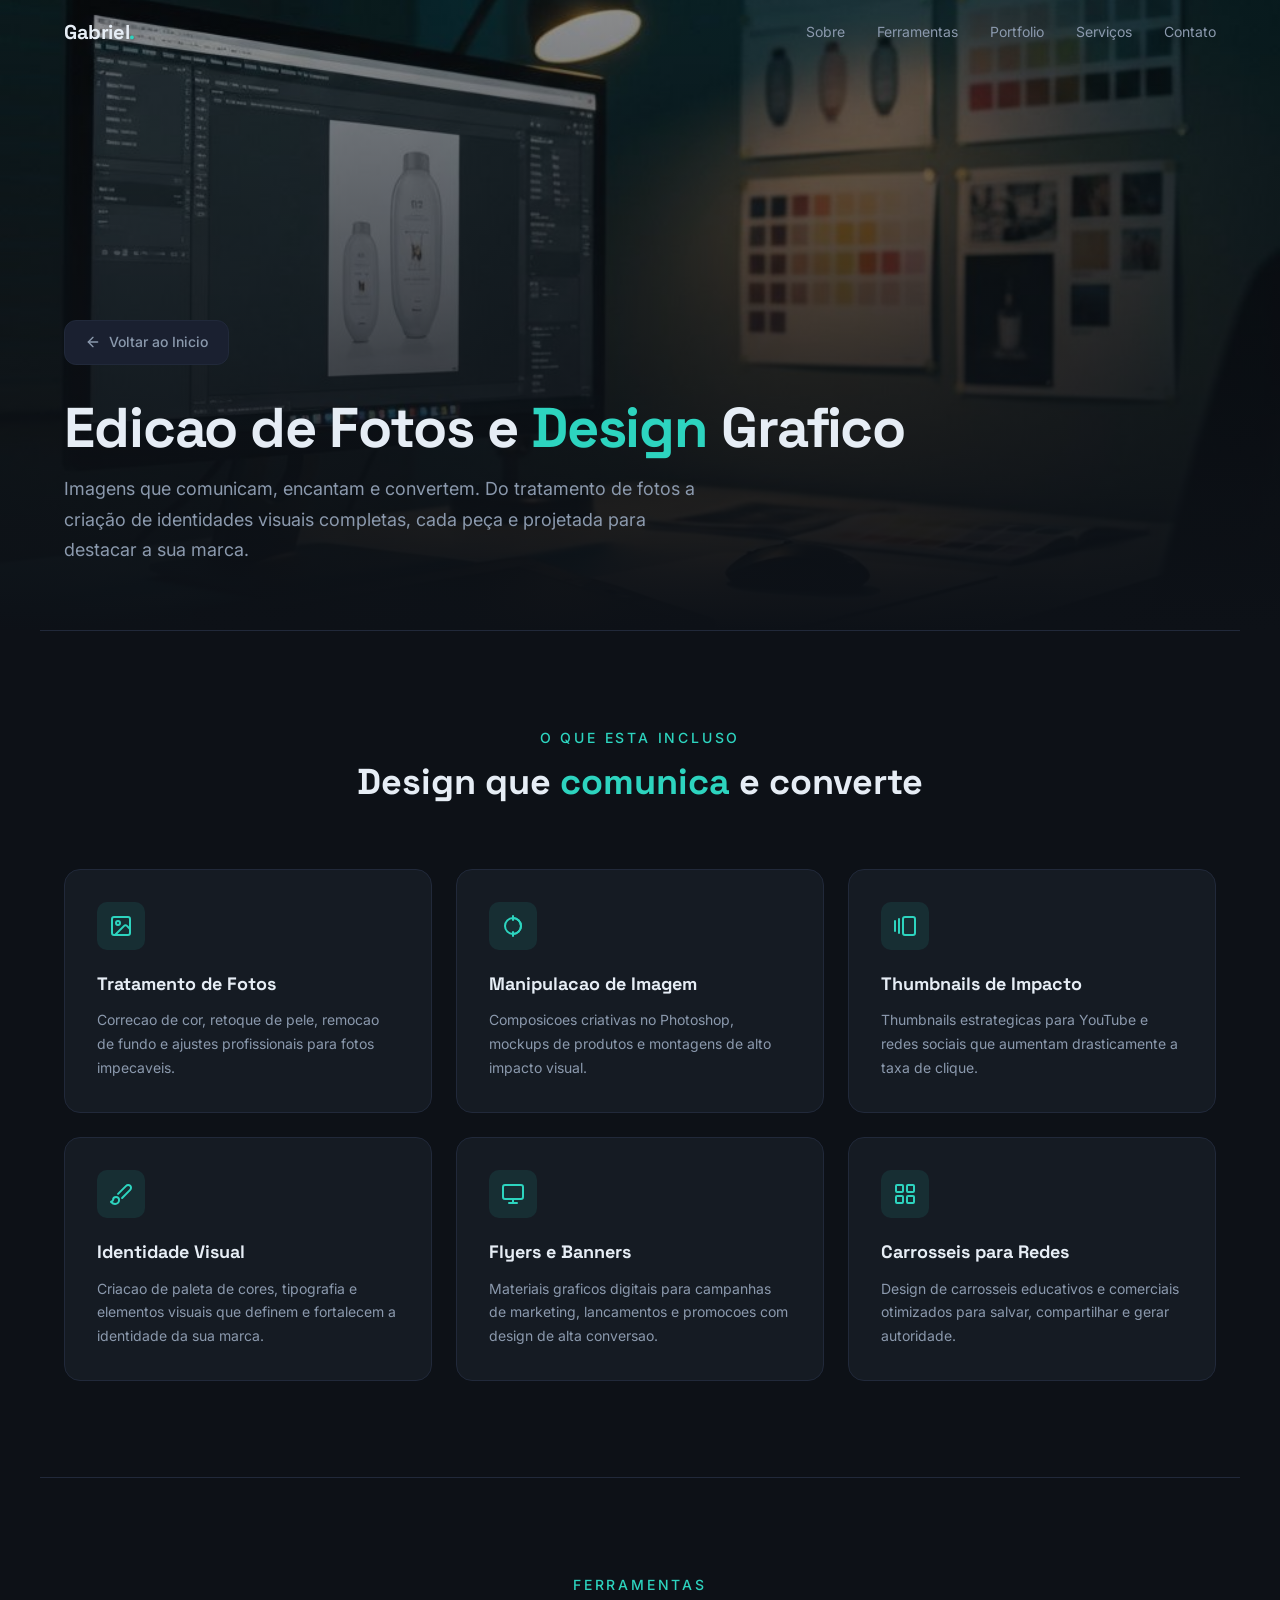
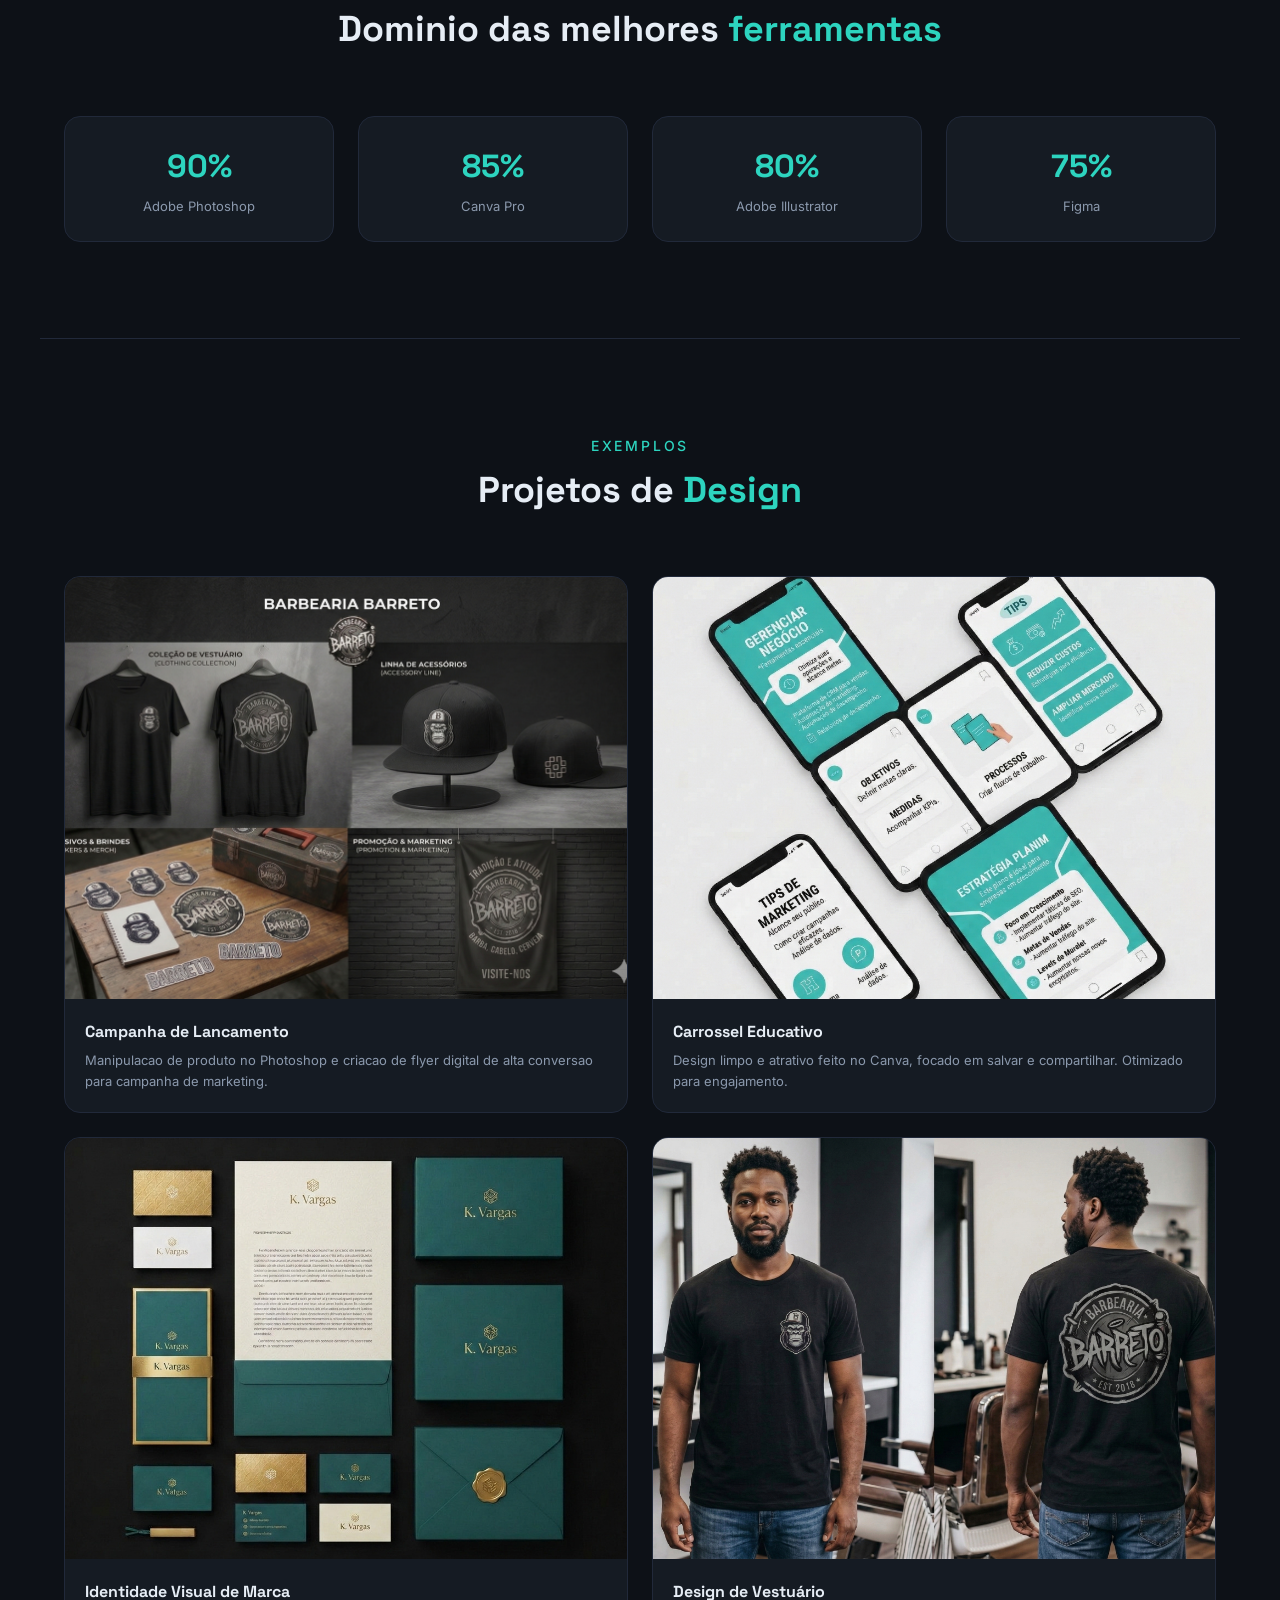
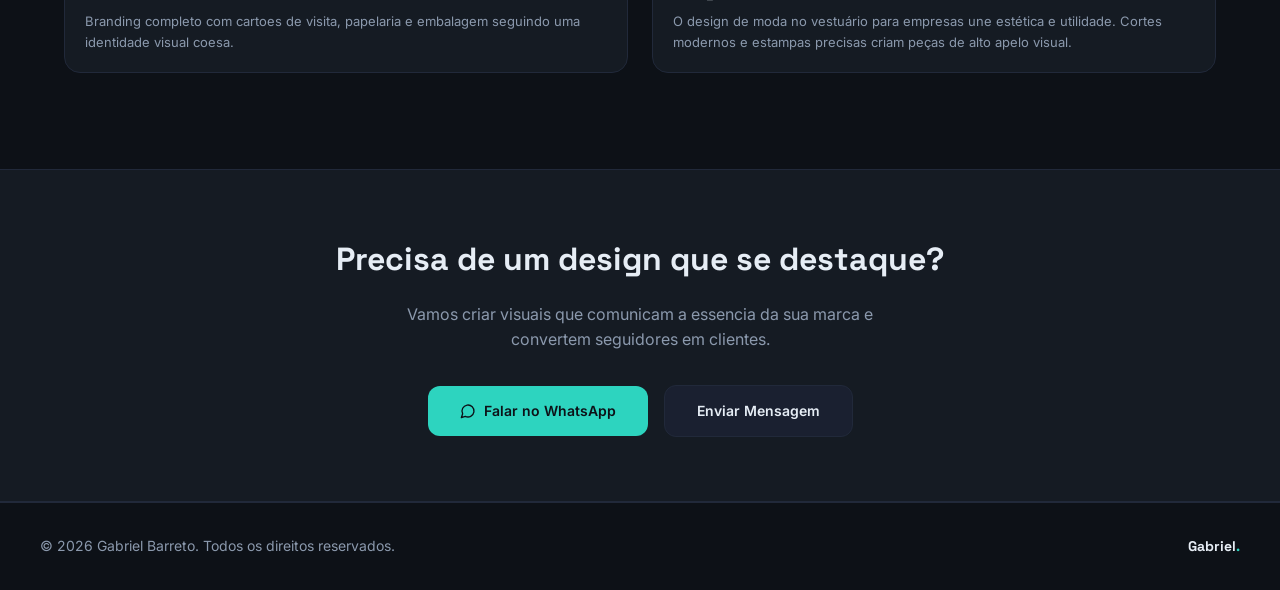
<file: public/design.html>
<!DOCTYPE html>
<html lang="pt-BR">
<head>
  <meta charset="UTF-8">
  <meta name="viewport" content="width=device-width, initial-scale=1.0">
  <meta name="theme-color" content="#0d1117">
  <title>Edição de Fotos e Design | Gabriel Barreto</title>
  <link rel="shortcut icon" href="images/loguinho.ico" type="image/x-icon">
  <meta name="description" content="Tratamento profissional de imagens, criacao de identidade visual, thumbnails de alto impacto e materiais graficos.">
  <link rel="preconnect" href="https://fonts.googleapis.com">
  <link rel="preconnect" href="https://fonts.gstatic.com" crossorigin>
  <link href="https://fonts.googleapis.com/css2?family=Inter:wght@400;500;600;700&family=Space+Grotesk:wght@500;600;700&display=swap" rel="stylesheet">
  <link rel="stylesheet" href="styles.css">
</head>
<body>

  <!-- NAVBAR -->
  <header class="navbar" id="navbar">
    <nav class="navbar-inner">
      <a href="site.html" class="navbar-logo">Gabriel<span>.</span></a>
      <ul class="navbar-links">
        <li><a href="site.html#sobre">Sobre</a></li>
        <li><a href="site.html#ferramentas">Ferramentas</a></li>
        <li><a href="site.html#portfolio">Portfolio</a></li>
        <li><a href="site.html#servicos">Serviços</a></li>
        <li><a href="site.html#contato">Contato</a></li>
      </ul>
      <button class="navbar-toggle" id="menuToggle" aria-label="Abrir menu">
        <svg id="menuIcon" xmlns="http://www.w3.org/2000/svg" width="24" height="24" viewBox="0 0 24 24" fill="none" stroke="currentColor" stroke-width="2" stroke-linecap="round" stroke-linejoin="round"><line x1="4" x2="20" y1="12" y2="12"/><line x1="4" x2="20" y1="6" y2="6"/><line x1="4" x2="20" y1="18" y2="18"/></svg>
        <svg id="closeIcon" xmlns="http://www.w3.org/2000/svg" width="24" height="24" viewBox="0 0 24 24" fill="none" stroke="currentColor" stroke-width="2" stroke-linecap="round" stroke-linejoin="round" style="display:none;"><path d="M18 6 6 18"/><path d="m6 6 12 12"/></svg>
      </button>
    </nav>
    <div class="mobile-menu" id="mobileMenu">
      <ul>
        <li><a href="site.html#sobre" class="mobile-link">Sobre</a></li>
        <li><a href="site.html#ferramentas" class="mobile-link">Ferramentas</a></li>
        <li><a href="site.html#portfolio" class="mobile-link">Portfolio</a></li>
        <li><a href="site.html#servicos" class="mobile-link">Servicos</a></li>
        <li><a href="site.html#contato" class="mobile-link">Contato</a></li>
      </ul>
    </div>
  </header>

  <main>

    <!-- HERO -->
    <section class="page-hero">
      <div class="page-hero-bg">
        <img src="images/design-hero.jpg" alt="Estudio de design grafico profissional">
      </div>
      <div class="page-hero-overlay"></div>
      <div class="page-hero-content">
        <a href="site.html" class="btn-back fade-target">
          <svg xmlns="http://www.w3.org/2000/svg" width="16" height="16" viewBox="0 0 24 24" fill="none" stroke="currentColor" stroke-width="2" stroke-linecap="round" stroke-linejoin="round"><path d="m12 19-7-7 7-7"/><path d="M19 12H5"/></svg>
          Voltar ao Inicio
        </a>
        <h1 class="page-hero-title fade-target delay-200">
          Edicao de Fotos e <span class="highlight">Design</span> Grafico
        </h1>
        <p class="page-hero-desc fade-target delay-400">
          Imagens que comunicam, encantam e convertem. Do tratamento de fotos a criação de identidades visuais completas, cada peça e projetada para destacar a sua marca.
        </p>
      </div>
    </section>

    <hr class="divider">

    <!-- O QUE INCLUI -->
    <section class="section">
      <div class="container">
        <div class="section-header">
          <p class="section-label fade-target">O que esta incluso</p>
          <h2 class="section-title fade-target delay-200">Design que <span class="highlight">comunica</span> e converte</h2>
        </div>

        <div class="features-list">
          <div class="feature-card fade-target">
            <div class="feature-icon">
              <svg xmlns="http://www.w3.org/2000/svg" width="24" height="24" viewBox="0 0 24 24" fill="none" stroke="currentColor" stroke-width="2" stroke-linecap="round" stroke-linejoin="round"><rect width="18" height="18" x="3" y="3" rx="2" ry="2"/><circle cx="9" cy="9" r="2"/><path d="m21 15-3.086-3.086a2 2 0 0 0-2.828 0L6 21"/></svg>
            </div>
            <h3>Tratamento de Fotos</h3>
            <p>Correcao de cor, retoque de pele, remocao de fundo e ajustes profissionais para fotos impecaveis.</p>
          </div>
          <div class="feature-card fade-target delay-200">
            <div class="feature-icon">
              <svg xmlns="http://www.w3.org/2000/svg" width="24" height="24" viewBox="0 0 24 24" fill="none" stroke="currentColor" stroke-width="2" stroke-linecap="round" stroke-linejoin="round"><path d="M12 20a8 8 0 1 0 0-16 8 8 0 0 0 0 16Z"/><path d="M12 20a8 8 0 1 0 0-16"/><path d="M12 2v4"/><path d="M12 18v4"/></svg>
            </div>
            <h3>Manipulacao de Imagem</h3>
            <p>Composicoes criativas no Photoshop, mockups de produtos e montagens de alto impacto visual.</p>
          </div>
          <div class="feature-card fade-target delay-400">
            <div class="feature-icon">
              <svg xmlns="http://www.w3.org/2000/svg" width="24" height="24" viewBox="0 0 24 24" fill="none" stroke="currentColor" stroke-width="2" stroke-linecap="round" stroke-linejoin="round"><path d="M2 7v10"/><path d="M6 5v14"/><rect width="12" height="18" x="10" y="3" rx="2"/></svg>
            </div>
            <h3>Thumbnails de Impacto</h3>
            <p>Thumbnails estrategicas para YouTube e redes sociais que aumentam drasticamente a taxa de clique.</p>
          </div>
          <div class="feature-card fade-target">
            <div class="feature-icon">
              <svg xmlns="http://www.w3.org/2000/svg" width="24" height="24" viewBox="0 0 24 24" fill="none" stroke="currentColor" stroke-width="2" stroke-linecap="round" stroke-linejoin="round"><path d="m9.06 11.9 8.07-8.06a2.85 2.85 0 1 1 4.03 4.03l-8.06 8.08"/><path d="M7.07 14.94c-1.66 0-3 1.35-3 3.02 0 1.33-2.5 1.52-2 2.02 1.08 1.1 2.49 2.02 4 2.02 2.2 0 4-1.8 4-4.04a3.01 3.01 0 0 0-3-3.02z"/></svg>
            </div>
            <h3>Identidade Visual</h3>
            <p>Criacao de paleta de cores, tipografia e elementos visuais que definem e fortalecem a identidade da sua marca.</p>
          </div>
          <div class="feature-card fade-target delay-200">
            <div class="feature-icon">
              <svg xmlns="http://www.w3.org/2000/svg" width="24" height="24" viewBox="0 0 24 24" fill="none" stroke="currentColor" stroke-width="2" stroke-linecap="round" stroke-linejoin="round"><rect width="20" height="14" x="2" y="3" rx="2"/><line x1="8" x2="16" y1="21" y2="21"/><line x1="12" x2="12" y1="17" y2="21"/></svg>
            </div>
            <h3>Flyers e Banners</h3>
            <p>Materiais graficos digitais para campanhas de marketing, lancamentos e promocoes com design de alta conversao.</p>
          </div>
          <div class="feature-card fade-target delay-400">
            <div class="feature-icon">
              <svg xmlns="http://www.w3.org/2000/svg" width="24" height="24" viewBox="0 0 24 24" fill="none" stroke="currentColor" stroke-width="2" stroke-linecap="round" stroke-linejoin="round"><rect width="7" height="7" x="3" y="3" rx="1"/><rect width="7" height="7" x="14" y="3" rx="1"/><rect width="7" height="7" x="14" y="14" rx="1"/><rect width="7" height="7" x="3" y="14" rx="1"/></svg>
            </div>
            <h3>Carrosseis para Redes</h3>
            <p>Design de carrosseis educativos e comerciais otimizados para salvar, compartilhar e gerar autoridade.</p>
          </div>
        </div>
      </div>
    </section>

    <hr class="divider">

    <!-- FERRAMENTAS -->
    <section class="section">
      <div class="container">
        <div class="section-header">
          <p class="section-label fade-target">Ferramentas</p>
          <h2 class="section-title fade-target delay-200">Dominio das melhores <span class="highlight">ferramentas</span></h2>
        </div>

        <div class="stats-row">
          <div class="stat-card fade-target">
            <div class="stat-number">90%</div>
            <div class="stat-label">Adobe Photoshop</div>
          </div>
          <div class="stat-card fade-target delay-200">
            <div class="stat-number">85%</div>
            <div class="stat-label">Canva Pro</div>
          </div>
          <div class="stat-card fade-target delay-400">
            <div class="stat-number">80%</div>
            <div class="stat-label">Adobe Illustrator</div>
          </div>
          <div class="stat-card fade-target delay-600">
            <div class="stat-number">75%</div>
            <div class="stat-label">Figma</div>
          </div>
        </div>
      </div>
    </section>

    <hr class="divider">

    <!-- EXEMPLOS -->
    <section class="section">
      <div class="container">
        <div class="section-header">
          <p class="section-label fade-target">Exemplos</p>
          <h2 class="section-title fade-target delay-200">Projetos de <span class="highlight">Design</span></h2>
        </div>

        <div class="gallery-grid">
          <div class="gallery-item fade-target">
            <img src="images/portfolio-3.jpg" alt="Campanha de Lancamento" loading="lazy">
            <div class="gallery-item-info">
              <h3>Campanha de Lancamento</h3>
              <p>Manipulacao de produto no Photoshop e criacao de flyer digital de alta conversao para campanha de marketing.</p>
            </div>
          </div>
          <div class="gallery-item fade-target delay-200">
            <img src="images/portfolio-4.jpg" alt="Carrossel Educativo" loading="lazy">
            <div class="gallery-item-info">
              <h3>Carrossel Educativo</h3>
              <p>Design limpo e atrativo feito no Canva, focado em salvar e compartilhar. Otimizado para engajamento.</p>
            </div>
          </div>
          <div class="gallery-item fade-target delay-400">
            <img src="images/portfolio-design-2.jpg" alt="Identidade Visual de Marca" loading="lazy">
            <div class="gallery-item-info">
              <h3>Identidade Visual de Marca</h3>
              <p>Branding completo com cartoes de visita, papelaria e embalagem seguindo uma identidade visual coesa.</p>
            </div>
          </div>
          <div class="gallery-item fade-target delay-400">
            <img src="images/model-profile.jpg" alt="Identidade Visual de Marca" loading="lazy">
            <div class="gallery-item-info">
              <h3>Design de Vestuário</h3>
              <p>O design de moda no vestuário para empresas une estética e utilidade. Cortes modernos e estampas precisas criam peças de alto apelo visual.</p>
            </div>
        </div>
      </div>
    </section>

    <!-- CTA -->
    <section class="cta-banner">
      <h2>Precisa de um design que <span class="highlight">se destaque</span>?</h2>
      <p>Vamos criar visuais que comunicam a essencia da sua marca e convertem seguidores em clientes.</p>
      <div class="cta-buttons">
        <a href="https://wa.me/5553984459739" target="_blank" rel="noopener noreferrer" class="btn-primary">
          <svg xmlns="http://www.w3.org/2000/svg" width="16" height="16" viewBox="0 0 24 24" fill="none" stroke="currentColor" stroke-width="2" stroke-linecap="round" stroke-linejoin="round"><path d="M7.9 20A9 9 0 1 0 4 16.1L2 22Z"/></svg>
          Falar no WhatsApp
        </a>
        <a href="site.html#contato" class="btn-secondary">
          Enviar Mensagem
        </a>
      </div>
    </section>

  </main>

  <!-- FOOTER -->
  <footer class="footer">
    <div class="footer-inner">
      <p class="footer-text">&copy; 2026 Gabriel Barreto. Todos os direitos reservados.</p>
      <a href="site.html" class="footer-logo">Gabriel<span>.</span></a>
    </div>
  </footer>

  <script>
    var navbar = document.getElementById('navbar');
    window.addEventListener('scroll', function() {
      navbar.classList.toggle('scrolled', window.scrollY > 50);
    });
    if (window.scrollY > 50) navbar.classList.add('scrolled');

    var menuToggle = document.getElementById('menuToggle');
    var mobileMenu = document.getElementById('mobileMenu');
    var menuIcon = document.getElementById('menuIcon');
    var closeIcon = document.getElementById('closeIcon');
    var menuOpen = false;

    menuToggle.addEventListener('click', function() {
      menuOpen = !menuOpen;
      mobileMenu.classList.toggle('open', menuOpen);
      menuIcon.style.display = menuOpen ? 'none' : 'block';
      closeIcon.style.display = menuOpen ? 'block' : 'none';
    });

    document.querySelectorAll('.mobile-link').forEach(function(link) {
      link.addEventListener('click', function() {
        menuOpen = false;
        mobileMenu.classList.remove('open');
        menuIcon.style.display = 'block';
        closeIcon.style.display = 'none';
      });
    });

    var fadeObserver = new IntersectionObserver(function(entries) {
      entries.forEach(function(entry) {
        if (entry.isIntersecting) entry.target.classList.add('visible');
      });
    }, { threshold: 0.1 });

    document.querySelectorAll('.fade-target').forEach(function(el) {
      fadeObserver.observe(el);
    });
  </script>

</body>
</html>
</file>
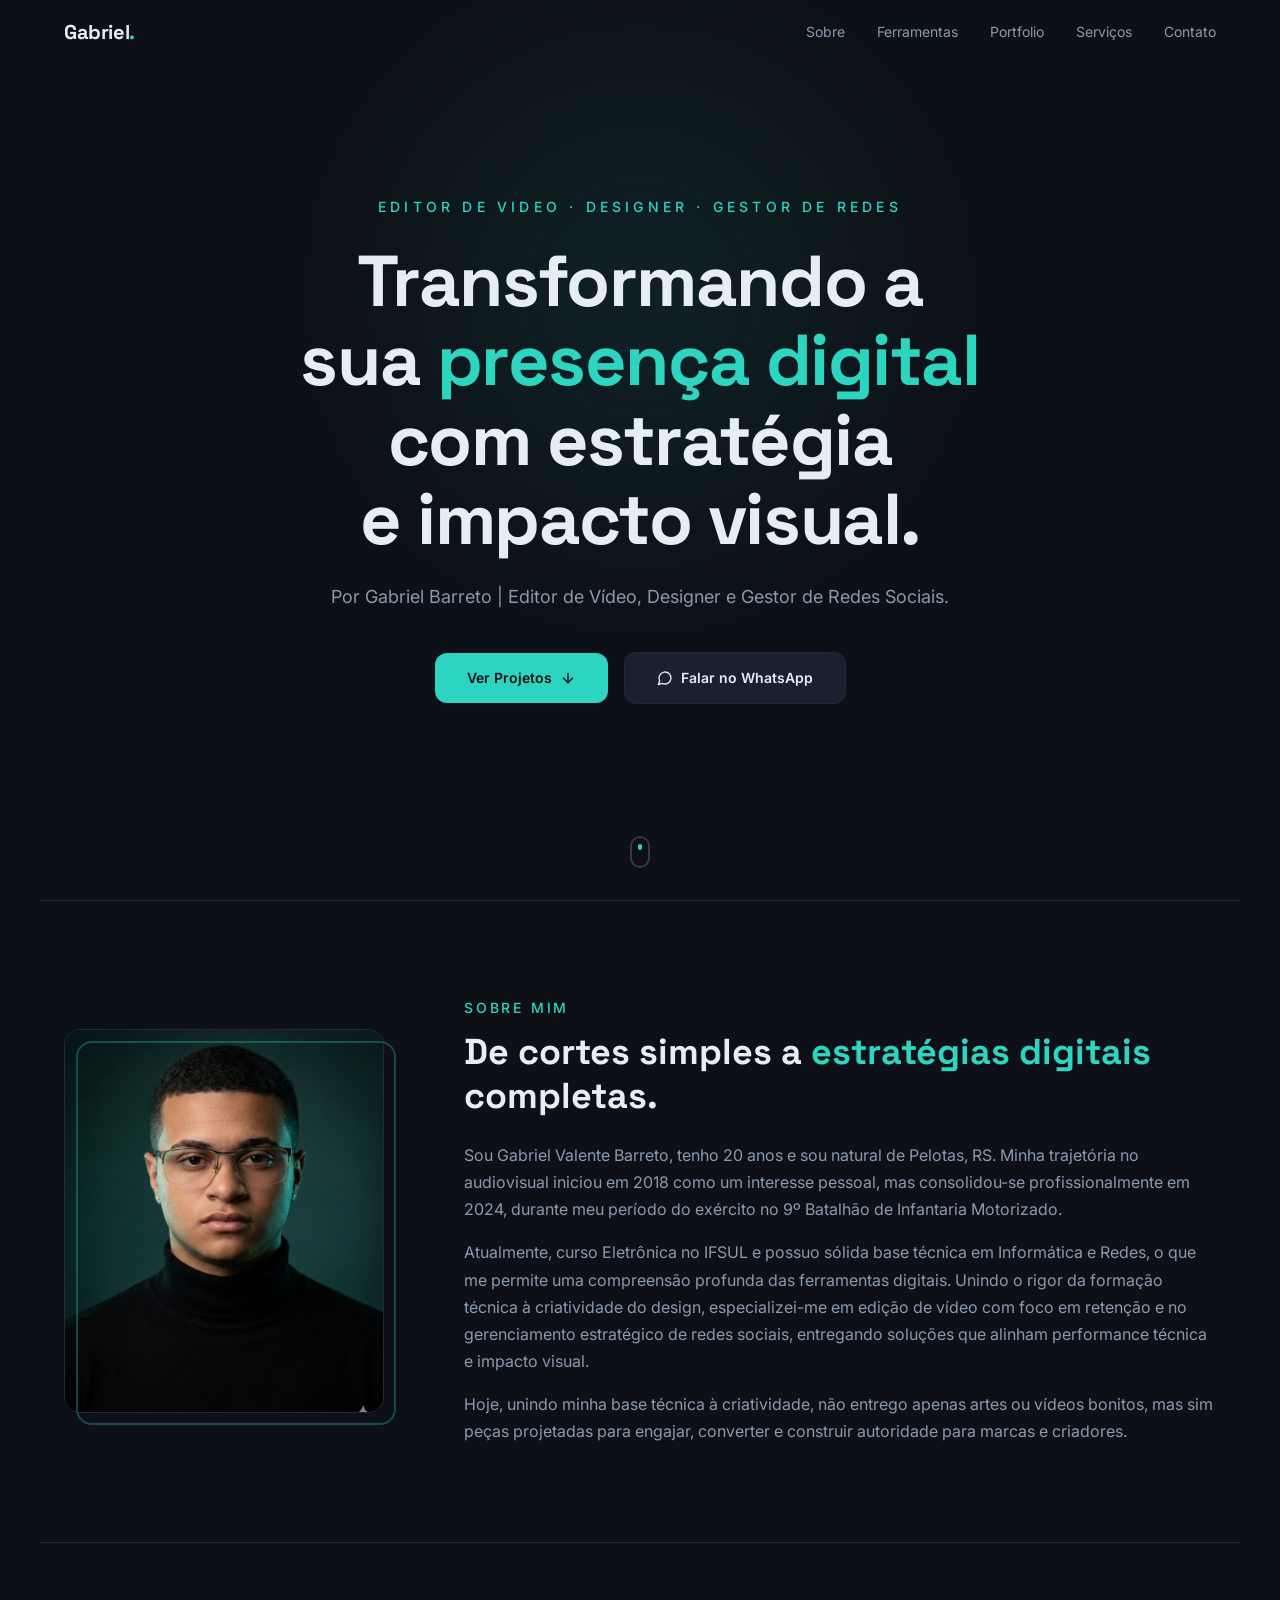
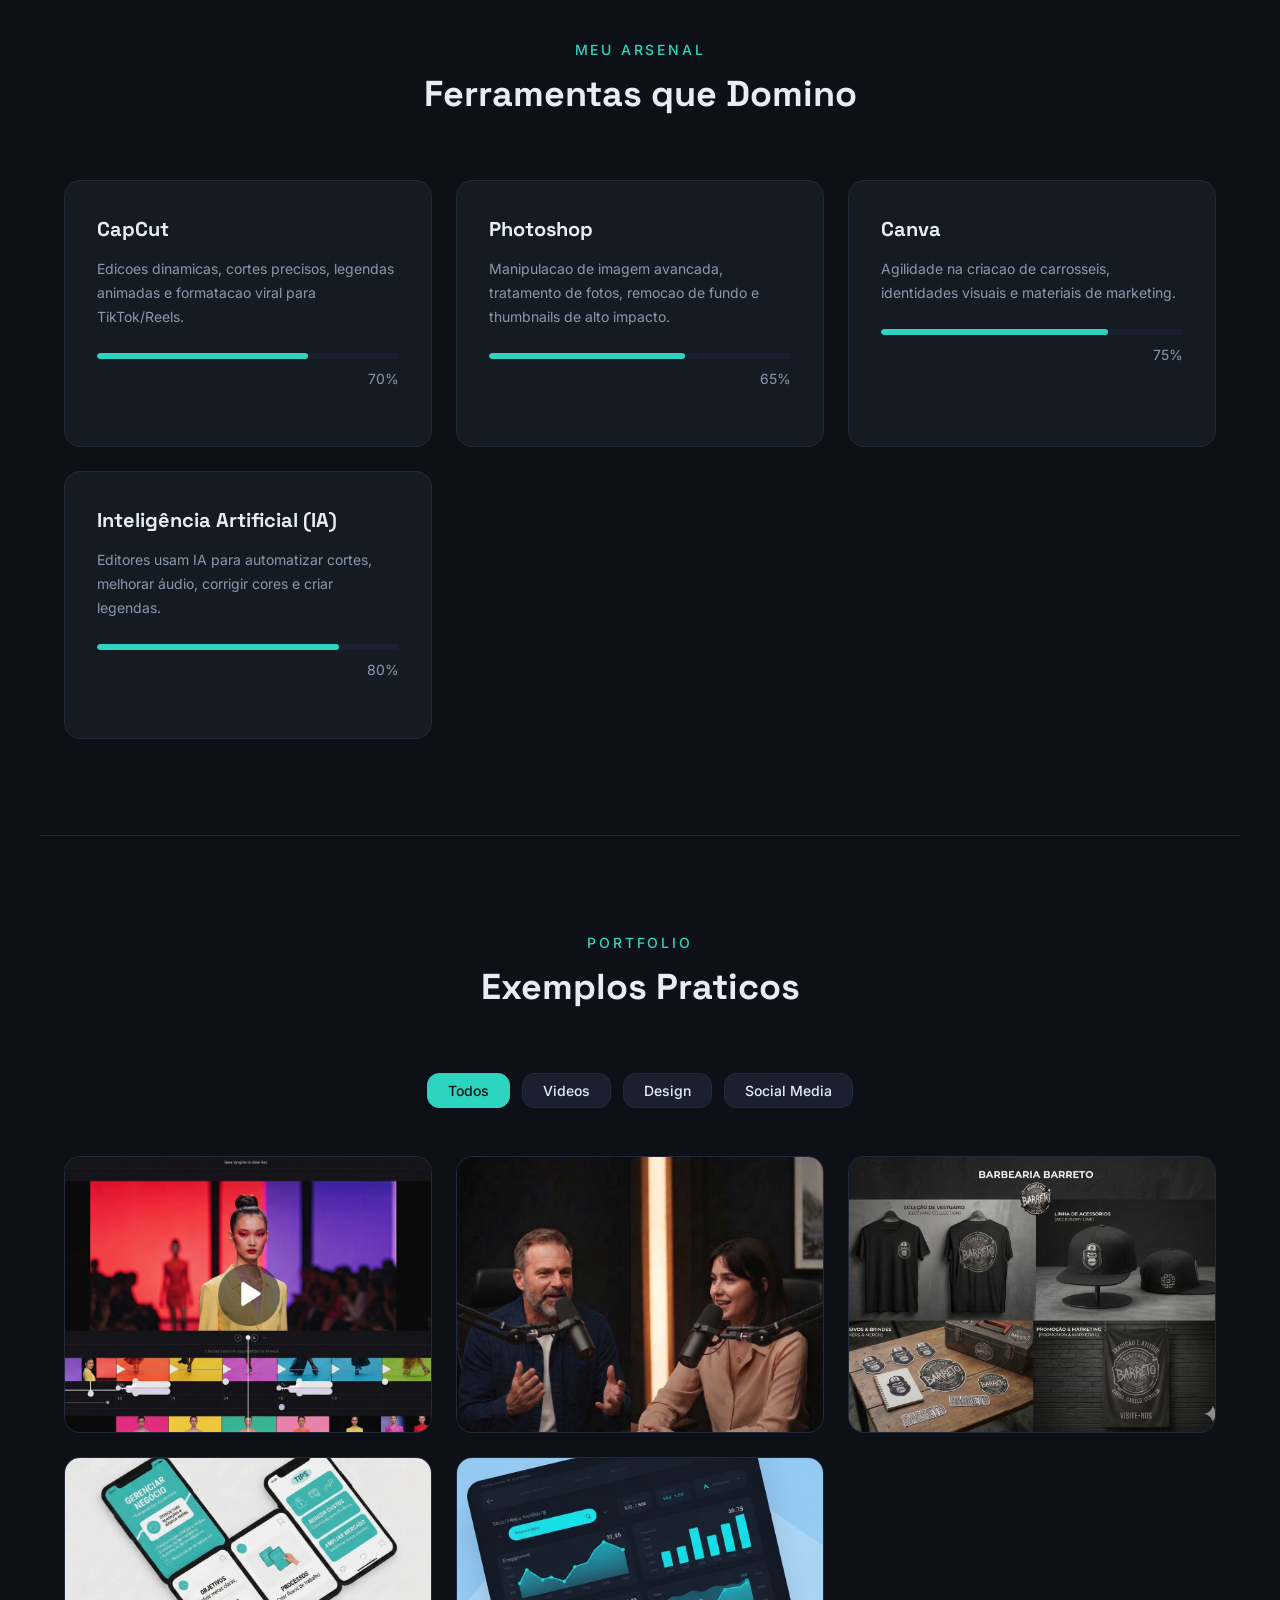
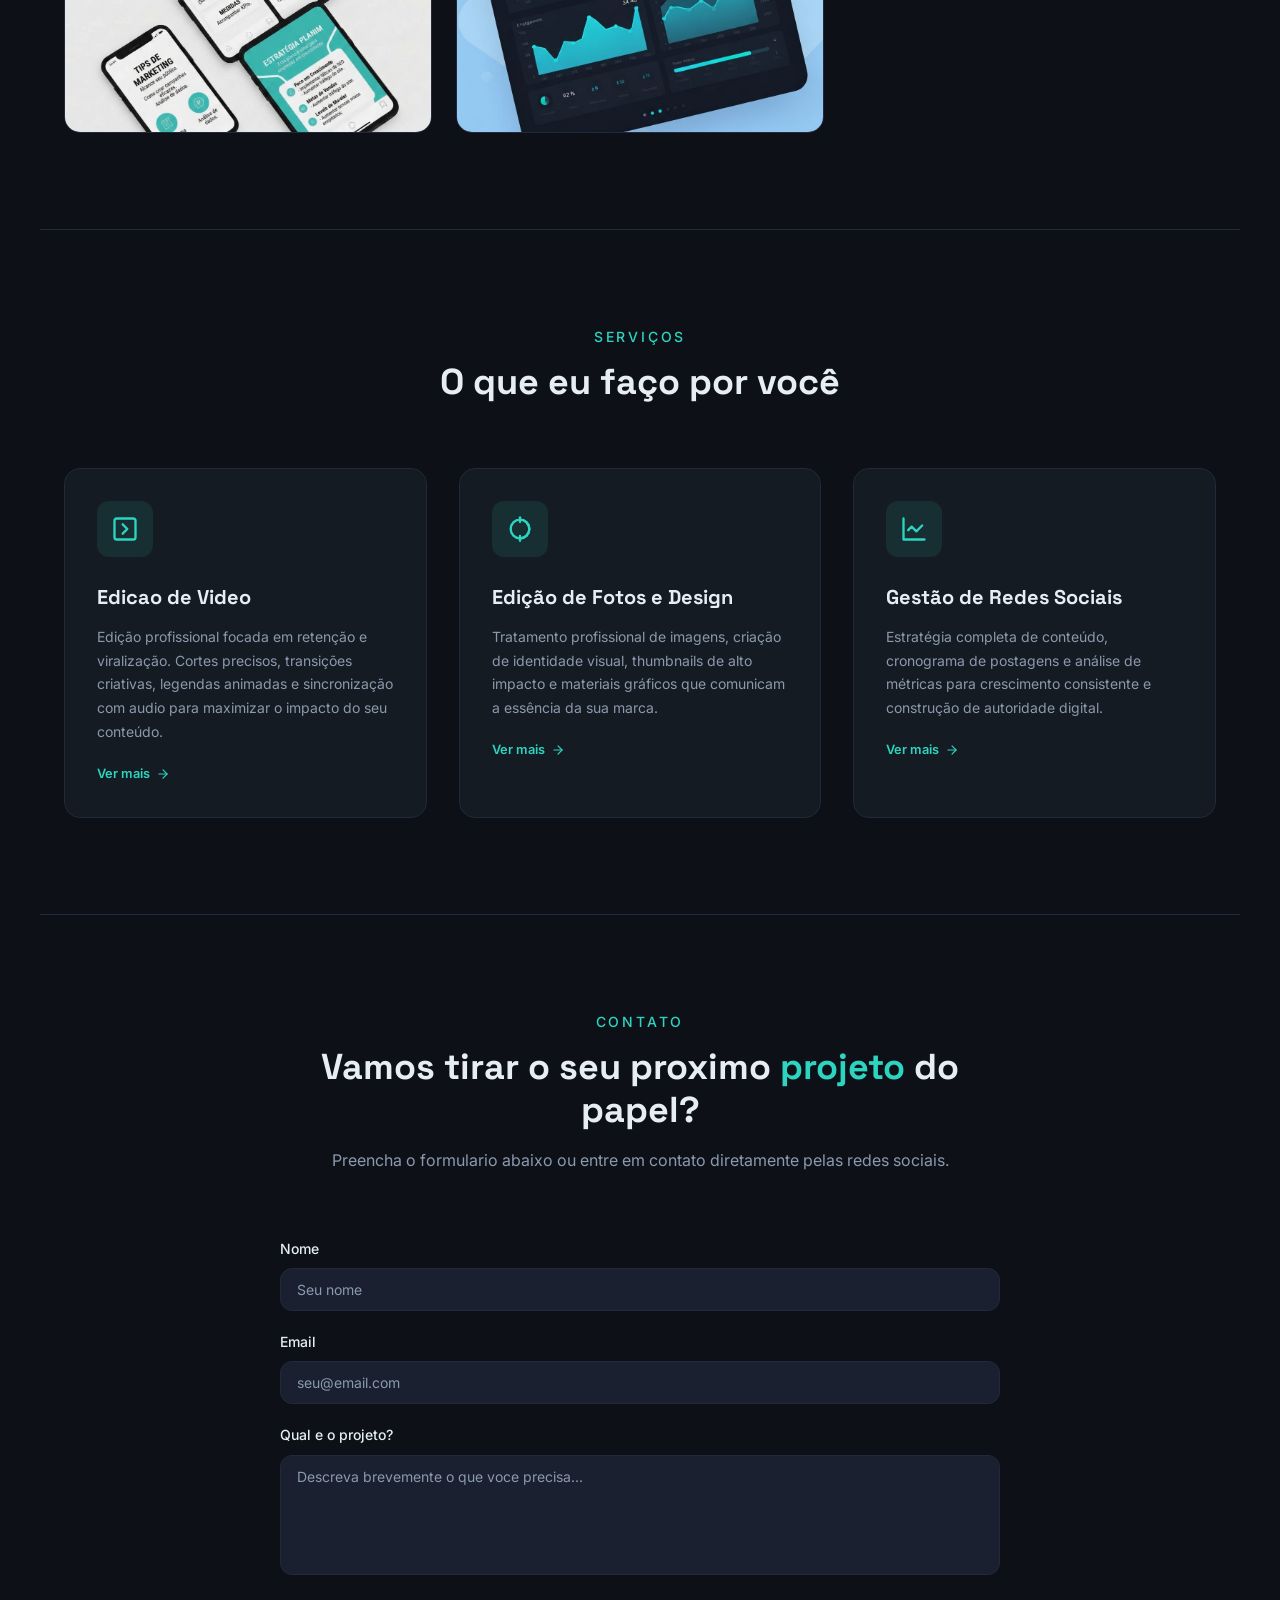
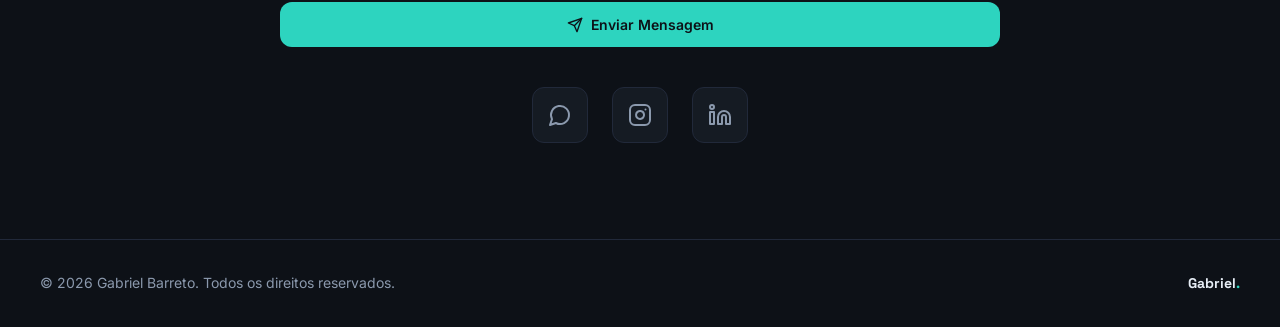
<file: public/site.html>
<!DOCTYPE html>
<html lang="pt-BR">
<head>
  <meta charset="UTF-8">
  <meta name="viewport" content="width=device-width, initial-scale=1.0">
  <meta name="theme-color" content="#0d1117">
  <title>Gabriel Barreto | Editor de Vídeo, Designer e Gestor de Redes Sociais</title>
  <link rel="shortcut icon" href="images/loguinho.ico" type="image/x-icon">
  <meta name="description" content="Transformando a sua presenca digital com estrategia e impacto visual. Portfolio profissional de Gabriel Barreto.">
  <link rel="preconnect" href="https://fonts.googleapis.com">
  <link rel="preconnect" href="https://fonts.gstatic.com" crossorigin>
  <link href="https://fonts.googleapis.com/css2?family=Inter:wght@400;500;600;700&family=Space+Grotesk:wght@500;600;700&display=swap" rel="stylesheet">
  <link rel="stylesheet" href="styles.css">
  
</head>
<body>

  <!-- ===== NAVBAR ===== -->
  <header class="navbar" id="navbar">
    <nav class="navbar-inner">
      <a href="#" class="navbar-logo">Gabriel<span>.</span></a>
      <ul class="navbar-links">
        <li><a href="#sobre">Sobre</a></li>
        <li><a href="#ferramentas">Ferramentas</a></li>
        <li><a href="#portfolio">Portfolio</a></li>
        <li><a href="#servicos">Serviços</a></li>
        <li><a href="#contato">Contato</a></li>
      </ul>
      <button class="navbar-toggle" id="menuToggle" aria-label="Abrir menu">
        <svg id="menuIcon" xmlns="http://www.w3.org/2000/svg" width="24" height="24" viewBox="0 0 24 24" fill="none" stroke="currentColor" stroke-width="2" stroke-linecap="round" stroke-linejoin="round"><line x1="4" x2="20" y1="12" y2="12"/><line x1="4" x2="20" y1="6" y2="6"/><line x1="4" x2="20" y1="18" y2="18"/></svg>
        <svg id="closeIcon" xmlns="http://www.w3.org/2000/svg" width="24" height="24" viewBox="0 0 24 24" fill="none" stroke="currentColor" stroke-width="2" stroke-linecap="round" stroke-linejoin="round" style="display:none;"><path d="M18 6 6 18"/><path d="m6 6 12 12"/></svg>
      </button>
    </nav>
    <div class="mobile-menu" id="mobileMenu">
      <ul>
        <li><a href="#sobre" class="mobile-link">Sobre</a></li>
        <li><a href="#ferramentas" class="mobile-link">Ferramentas</a></li>
        <li><a href="#portfolio" class="mobile-link">Portfolio</a></li>
        <li><a href="#servicos" class="mobile-link">Serviços</a></li>
        <li><a href="#contato" class="mobile-link">Contato</a></li>
      </ul>
    </div>
  </header>

  <main>

    <!-- ===== HERO ===== -->
    <section class="hero">
      <div class="hero-glow"></div>
      <div class="hero-content">
        <p class="hero-subtitle fade-target">Editor de Video &middot; Designer &middot; Gestor de Redes</p>
        <h1 class="hero-title fade-target delay-200">
          Transformando a sua <span class="highlight">presença digital</span> com estratégia e impacto visual.
        </h1>
        <p class="hero-desc fade-target delay-400">
          Por Gabriel Barreto | Editor de Vídeo, Designer e Gestor de Redes Sociais.
        </p>
        <div class="hero-buttons fade-target delay-600">
          <a href="#portfolio" class="btn-primary">
            Ver Projetos
            <svg xmlns="http://www.w3.org/2000/svg" width="16" height="16" viewBox="0 0 24 24" fill="none" stroke="currentColor" stroke-width="2" stroke-linecap="round" stroke-linejoin="round"><path d="M12 5v14"/><path d="m19 12-7 7-7-7"/></svg>
          </a>
          <a href="https://wa.me/5553984459739" target="_blank" rel="noopener noreferrer" class="btn-secondary">
            <svg xmlns="http://www.w3.org/2000/svg" width="16" height="16" viewBox="0 0 24 24" fill="none" stroke="currentColor" stroke-width="2" stroke-linecap="round" stroke-linejoin="round"><path d="M7.9 20A9 9 0 1 0 4 16.1L2 22Z"/></svg>
            Falar no WhatsApp
          </a>
        </div>
      </div>
      <div class="scroll-indicator">
        <div class="scroll-indicator-dot">
          <span></span>
        </div>
      </div>
    </section>

    <hr class="divider">

    <!-- ===== ABOUT ===== -->
    <section class="section" id="sobre">
      <div class="container">
        <div class="about-grid">
          <div class="about-image-wrapper fade-target">
            <div class="about-image">
              <img src="images/profile.jpg" alt="Gabriel Barreto - Foto profissional">
            </div>
            <div class="about-image-accent"></div>
          </div>
          <div class="about-text">
            <p class="section-label fade-target">Sobre Mim</p>
            <h2 class="section-title fade-target delay-200">
              De cortes simples a <span class="highlight">estratégias digitais</span> completas.
            </h2>
            <p class="about-paragraph fade-target delay-400">
              Sou Gabriel Valente Barreto, tenho 20 anos e sou natural de Pelotas, RS. Minha trajetória no audiovisual iniciou em 2018 como um interesse pessoal, mas consolidou-se profissionalmente em 2024, durante meu período do exército no 9º Batalhão de Infantaria Motorizado.
            </p>
            <p class="about-paragraph fade-target delay-600">
              Atualmente, curso Eletrônica no IFSUL e possuo sólida base técnica em Informática e Redes, o que me permite uma compreensão profunda das ferramentas digitais. Unindo o rigor da formação técnica à criatividade do design, especializei-me em edição de vídeo com foco em retenção e no gerenciamento estratégico de redes sociais, entregando soluções que alinham performance técnica e impacto visual.
            </p>
            <p class="about-paragraph fade-target delay-600">
              Hoje, unindo minha base técnica à criatividade, não entrego apenas artes ou vídeos bonitos, mas sim peças projetadas para engajar, converter e construir autoridade para marcas e criadores.
            </p>
          </div>
        </div>
      </div>
    </section>

    <hr class="divider">

    <!-- ===== TOOLS ===== -->
    <section class="section" id="ferramentas">
      <div class="container">
        <div class="section-header">
          <p class="section-label fade-target">Meu Arsenal</p>
          <h2 class="section-title fade-target delay-200">Ferramentas que Domino</h2>
        </div>
        <div class="tools-grid">
          <div class="tool-card fade-target">
            <h3>CapCut</h3>
            <p>Edicoes dinamicas, cortes precisos, legendas animadas e formatacao viral para TikTok/Reels.</p>
            <div class="skill-bar"><div class="skill-bar-fill" data-width="70"></div></div>
            <p class="skill-percent">70%</p>
          </div>
          <div class="tool-card fade-target delay-200">
            <h3>Photoshop</h3>
            <p>Manipulacao de imagem avancada, tratamento de fotos, remocao de fundo e thumbnails de alto impacto.</p>
            <div class="skill-bar"><div class="skill-bar-fill" data-width="65"></div></div>
            <p class="skill-percent">65%</p>
          </div>
          <div class="tool-card fade-target delay-400">
            <h3>Canva</h3>
            <p>Agilidade na criacao de carrosseis, identidades visuais e materiais de marketing.</p>
            <div class="skill-bar"><div class="skill-bar-fill" data-width="75"></div></div>
            <p class="skill-percent">75%</p>
          </div>
          <div class="tool-card fade-target">
            <h3>Inteligência Artificial (IA)</h3>
            <p>Editores usam IA para automatizar cortes, melhorar áudio, corrigir cores e criar legendas.</p>
            <div class="skill-bar"><div class="skill-bar-fill" data-width="80"></div></div>
            <p class="skill-percent">80%</p>
          </div>
        </div>
      </div>
    </section>

    <hr class="divider">

    <!-- ===== PORTFOLIO ===== -->
    <section class="section" id="portfolio">
      <div class="container">
        <div class="section-header">
          <p class="section-label fade-target">Portfolio</p>
          <h2 class="section-title fade-target delay-200">Exemplos Praticos</h2>
        </div>

        <div class="filters fade-target delay-400">
          <button class="filter-btn active" data-filter="todos">Todos</button>
          <button class="filter-btn" data-filter="video">Videos</button>
          <button class="filter-btn" data-filter="design">Design</button>
          <button class="filter-btn" data-filter="social">Social Media</button>
        </div>

        <div class="portfolio-grid" id="portfolioGrid">
          <a href="video.html" class="portfolio-item" data-category="video">
            <div class="portfolio-image">
              <img src="images/portfolio-1.jpg" alt="Reels Dinamico para Marca de Moda" loading="lazy">
              <div class="portfolio-overlay">
                <div class="portfolio-overlay-content">
                  <span class="portfolio-tag">Video</span>
                  <h3>Reels Dinamico para Marca de Moda</h3>
                  <p>Edicao acelerada no CapCut, sincronia com a batida da musica (beat sync), transicoes criativas e color grading.</p>
                </div>
              </div>
            </div>
          </a>
          <a href="video.html" class="portfolio-item" data-category="video">
            <div class="portfolio-image">
              <img src="images/portfolio-2.jpg" alt="Video de Conteudo/Podcast" loading="lazy">
              <div class="portfolio-overlay">
                <div class="portfolio-overlay-content">
                  <span class="portfolio-tag">Video</span>
                  <h3>Video de Conteudo/Podcast</h3>
                  <p>Cortes focados em retencao, insercao de b-rolls (imagens de apoio) e legendas estilo 'Hormozi'.</p>
                </div>
              </div>
            </div>
          </a>
          <a href="design.html" class="portfolio-item" data-category="design">
            <div class="portfolio-image">
              <img src="images/portfolio-3.jpg" alt="Campanha de Lancamento" loading="lazy">
              <div class="portfolio-overlay">
                <div class="portfolio-overlay-content">
                  <span class="portfolio-tag">Design</span>
                  <h3>Campanha de Lancamento</h3>
                  <p>Manipulacao de produto no Photoshop e criacao de flyer digital de alta conversao.</p>
                </div>
              </div>
            </div>
          </a>
          <a href="design.html" class="portfolio-item" data-category="design">
            <div class="portfolio-image">
              <img src="images/portfolio-4.jpg" alt="Carrossel Educativo" loading="lazy">
              <div class="portfolio-overlay">
                <div class="portfolio-overlay-content">
                  <span class="portfolio-tag">Design</span>
                  <h3>Carrossel Educativo</h3>
                  <p>Design limpo e atrativo feito no Canva, focado em salvar e compartilhar.</p>
                </div>
              </div>
            </div>
          </a>
          <a href="social.html" class="portfolio-item" data-category="social">
            <div class="portfolio-image">
              <img src="images/portfolio-5.jpg" alt="Estudo de Caso de Crescimento" loading="lazy">
              <div class="portfolio-overlay">
                <div class="portfolio-overlay-content">
                  <span class="portfolio-tag">Social Media</span>
                  <h3>Estudo de Caso de Crescimento</h3>
                  <p>Grafico mostrando aumento de alcance e engajamento apos assumir o gerenciamento de um cliente.</p>
                </div>
              </div>
            </div>
          </a>
        </div>
      </div>
    </section>

    <hr class="divider">

    <!-- ===== SERVICES ===== -->
    <section class="section" id="servicos">
      <div class="container">
        <div class="section-header">
          <p class="section-label fade-target">Serviços</p>
          <h2 class="section-title fade-target delay-200">O que eu faço por você</h2>
        </div>
        <div class="services-grid">
          <a href="video.html" class="service-card fade-target">
            <div class="service-icon">
              <svg xmlns="http://www.w3.org/2000/svg" width="28" height="28" viewBox="0 0 24 24" fill="none" stroke="currentColor" stroke-width="2" stroke-linecap="round" stroke-linejoin="round"><rect width="18" height="18" x="3" y="3" rx="2"/><path d="m10 8 4 4-4 4"/></svg>
            </div>
            <h3>Edicao de Video</h3>
            <p>Edição profissional focada em retenção e viralização. Cortes precisos, transições criativas, legendas animadas e sincronização com audio para maximizar o impacto do seu conteúdo.</p>
            <span class="link-hint">
              Ver mais
              <svg xmlns="http://www.w3.org/2000/svg" width="14" height="14" viewBox="0 0 24 24" fill="none" stroke="currentColor" stroke-width="2" stroke-linecap="round" stroke-linejoin="round"><path d="M5 12h14"/><path d="m12 5 7 7-7 7"/></svg>
            </span>
          </a>
          <a href="design.html" class="service-card fade-target delay-200">
            <div class="service-icon">
              <svg xmlns="http://www.w3.org/2000/svg" width="28" height="28" viewBox="0 0 24 24" fill="none" stroke="currentColor" stroke-width="2" stroke-linecap="round" stroke-linejoin="round"><path d="M12 20a8 8 0 1 0 0-16 8 8 0 0 0 0 16Z"/><path d="M12 20a8 8 0 1 0 0-16"/><path d="M12 2v4"/><path d="M12 18v4"/></svg>
            </div>
            <h3>Edição de Fotos e Design</h3>
            <p>Tratamento profissional de imagens, criação de identidade visual, thumbnails de alto impacto e materiais gráficos que comunicam a essência da sua marca.</p>
            <span class="link-hint">
              Ver mais
              <svg xmlns="http://www.w3.org/2000/svg" width="14" height="14" viewBox="0 0 24 24" fill="none" stroke="currentColor" stroke-width="2" stroke-linecap="round" stroke-linejoin="round"><path d="M5 12h14"/><path d="m12 5 7 7-7 7"/></svg>
            </span>
          </a>
          <a href="social.html" class="service-card fade-target delay-400">
            <div class="service-icon">
              <svg xmlns="http://www.w3.org/2000/svg" width="28" height="28" viewBox="0 0 24 24" fill="none" stroke="currentColor" stroke-width="2" stroke-linecap="round" stroke-linejoin="round"><path d="M3 3v18h18"/><path d="m19 9-5 5-4-4-3 3"/></svg>
            </div>
            <h3>Gestão de Redes Sociais</h3>
            <p>Estratégia completa de conteúdo, cronograma de postagens e análise de métricas para crescimento consistente e construção de autoridade digital.</p>
            <span class="link-hint">
              Ver mais
              <svg xmlns="http://www.w3.org/2000/svg" width="14" height="14" viewBox="0 0 24 24" fill="none" stroke="currentColor" stroke-width="2" stroke-linecap="round" stroke-linejoin="round"><path d="M5 12h14"/><path d="m12 5 7 7-7 7"/></svg>
            </span>
          </a>
        </div>
      </div>
    </section>

    <hr class="divider">

    <!-- ===== CONTACT ===== -->
    <section class="section" id="contato">
      <div class="container-sm">
        <div class="section-header">
          <p class="section-label fade-target">Contato</p>
          <h2 class="section-title fade-target delay-200">
            Vamos tirar o seu proximo <span class="highlight">projeto</span> do papel?
          </h2>
          <p class="text-muted fade-target delay-400" style="margin-top: 16px;">
            Preencha o formulario abaixo ou entre em contato diretamente pelas redes sociais.
          </p>
        </div>

        <form action ="https://formsubmit.co/gabrielvbarreto0609@gmail.com" method="POST" id="contactForm">
          <div class="form-group">
            <label for="nome">Nome</label>
            <input type="text" id="name" name="name" required placeholder="Seu nome">
          </div>
          <div class="form-group">
            <label for="email">Email</label>
            <input type="email" id="email" name="email" required placeholder="seu@email.com">
          </div>
          <div class="form-group">
            <label for="projeto">Qual e o projeto?</label>
            <textarea id="projeto" name="projeto" required placeholder="Descreva brevemente o que voce precisa..."></textarea>
          </div>
          <button type="submit" class="btn-submit">
            <svg xmlns="http://www.w3.org/2000/svg" width="16" height="16" viewBox="0 0 24 24" fill="none" stroke="currentColor" stroke-width="2" stroke-linecap="round" stroke-linejoin="round"><path d="m22 2-7 20-4-9-9-4Z"/><path d="M22 2 11 13"/></svg>
            Enviar Mensagem
          </button>
        </form>

        <div class="social-links">
          <a href="https://wa.me/5553984459739" target="_blank" rel="noopener noreferrer" class="social-link" aria-label="WhatsApp">
            <svg xmlns="http://www.w3.org/2000/svg" width="24" height="24" viewBox="0 0 24 24" fill="none" stroke="currentColor" stroke-width="2" stroke-linecap="round" stroke-linejoin="round"><path d="M7.9 20A9 9 0 1 0 4 16.1L2 22Z"/></svg>
          </a>
          <a href="https://instagram.com" target="_blank" rel="noopener noreferrer" class="social-link" aria-label="Instagram">
            <svg width="24" height="24" viewBox="0 0 24 24" fill="none" stroke="currentColor" stroke-width="2" stroke-linecap="round" stroke-linejoin="round"><rect width="20" height="20" x="2" y="2" rx="5" ry="5"/><path d="M16 11.37A4 4 0 1 1 12.63 8 4 4 0 0 1 16 11.37z"/><line x1="17.5" x2="17.51" y1="6.5" y2="6.5"/></svg>
          </a>
          <a href="https://linkedin.com" target="_blank" rel="noopener noreferrer" class="social-link" aria-label="LinkedIn">
            <svg width="24" height="24" viewBox="0 0 24 24" fill="none" stroke="currentColor" stroke-width="2" stroke-linecap="round" stroke-linejoin="round"><path d="M16 8a6 6 0 0 1 6 6v7h-4v-7a2 2 0 0 0-2-2 2 2 0 0 0-2 2v7h-4v-7a6 6 0 0 1 6-6z"/><rect width="4" height="12" x="2" y="9"/><circle cx="4" cy="4" r="2"/></svg>
          </a>
        </div>
      </div>
    </section>

  </main>

  <!-- ===== FOOTER ===== -->
  <footer class="footer">
    <div class="footer-inner">
      <p class="footer-text">&copy; 2026 Gabriel Barreto. Todos os direitos reservados.</p>
      <a href="#" class="footer-logo">Gabriel<span>.</span></a>
    </div>
  </footer>

  <!-- ===== JAVASCRIPT ===== -->
  <script>
    // Navbar scroll effect
    var navbar = document.getElementById('navbar');
    window.addEventListener('scroll', function() {
      navbar.classList.toggle('scrolled', window.scrollY > 50);
    });

    // Mobile menu toggle
    var menuToggle = document.getElementById('menuToggle');
    var mobileMenu = document.getElementById('mobileMenu');
    var menuIcon = document.getElementById('menuIcon');
    var closeIcon = document.getElementById('closeIcon');
    var menuOpen = false;

    menuToggle.addEventListener('click', function() {
      menuOpen = !menuOpen;
      mobileMenu.classList.toggle('open', menuOpen);
      menuIcon.style.display = menuOpen ? 'none' : 'block';
      closeIcon.style.display = menuOpen ? 'block' : 'none';
      menuToggle.setAttribute('aria-label', menuOpen ? 'Fechar menu' : 'Abrir menu');
    });

    // Close mobile menu on link click
    document.querySelectorAll('.mobile-link').forEach(function(link) {
      link.addEventListener('click', function() {
        menuOpen = false;
        mobileMenu.classList.remove('open');
        menuIcon.style.display = 'block';
        closeIcon.style.display = 'none';
      });
    });

    // Intersection Observer for fade-up animations
    var fadeObserver = new IntersectionObserver(function(entries) {
      entries.forEach(function(entry) {
        if (entry.isIntersecting) {
          entry.target.classList.add('visible');

          // Animate skill bars within this element
          var skillBars = entry.target.querySelectorAll('.skill-bar-fill');
          skillBars.forEach(function(bar) {
            bar.style.width = bar.dataset.width + '%';
          });
        }
      });
    }, { threshold: 0.1 });

    document.querySelectorAll('.fade-target').forEach(function(el) {
      fadeObserver.observe(el);
    });

    // Portfolio filter
    var filterBtns = document.querySelectorAll('.filter-btn');
    var portfolioItems = document.querySelectorAll('.portfolio-item');

    filterBtns.forEach(function(btn) {
      btn.addEventListener('click', function() {
        var filter = this.dataset.filter;

        // Update active button
        filterBtns.forEach(function(b) { b.classList.remove('active'); });
        this.classList.add('active');

        // Filter items
        portfolioItems.forEach(function(item) {
          if (filter === 'todos' || item.dataset.category === filter) {
            item.classList.remove('hidden-item');
          } else {
            item.classList.add('hidden-item');
          }
        });
      });
    });

    // Contact form -> WhatsApp
    // document.getElementById('contactForm').addEventListener('submit', function(e) {
    //   e.preventDefault();
    //   var nome = document.getElementById('nome').value;
    //   var projeto = document.getElementById('projeto').value;
    //   var message = 'Ola Gabriel! Meu nome e ' + nome + '. ' + projeto;
    //   window.open('https://wa.me/5500000000000?text=' + encodeURIComponent(message), '_blank');
    // });
  </script>

</body>
</html>
</file>
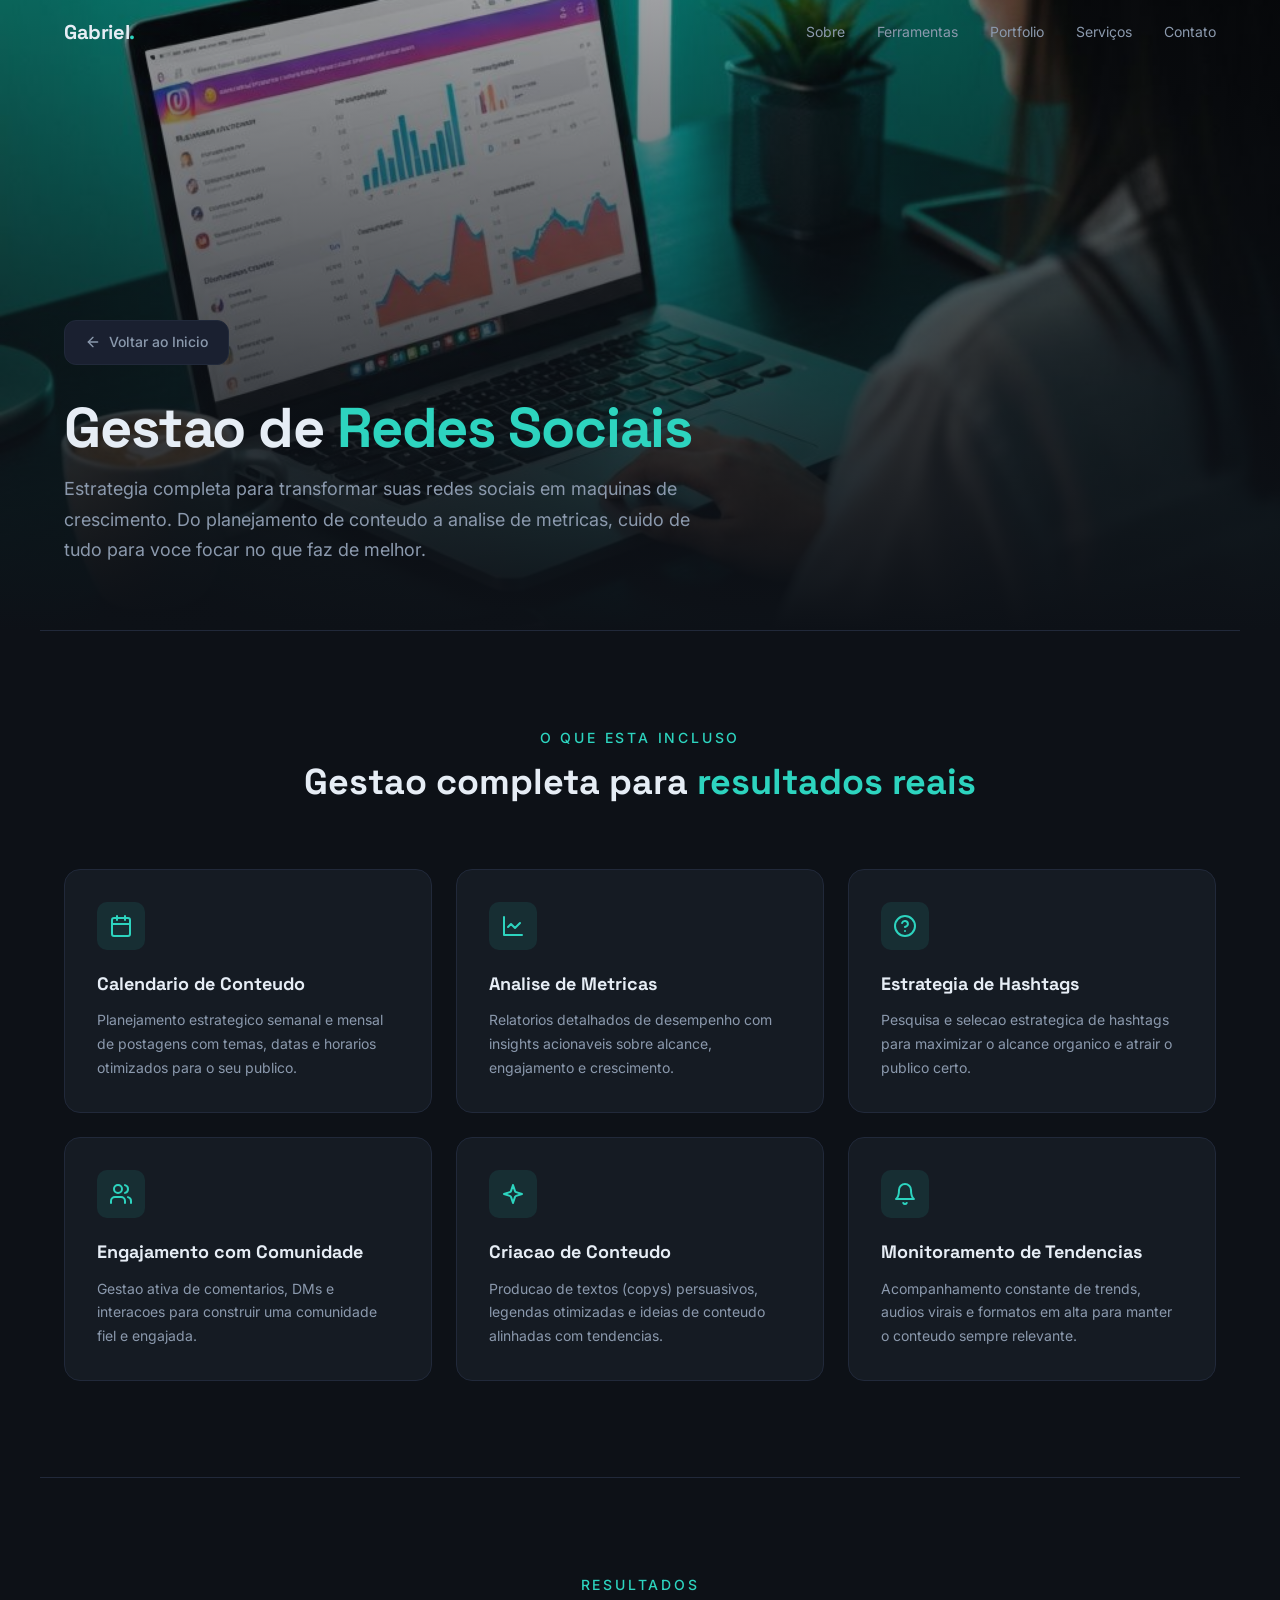
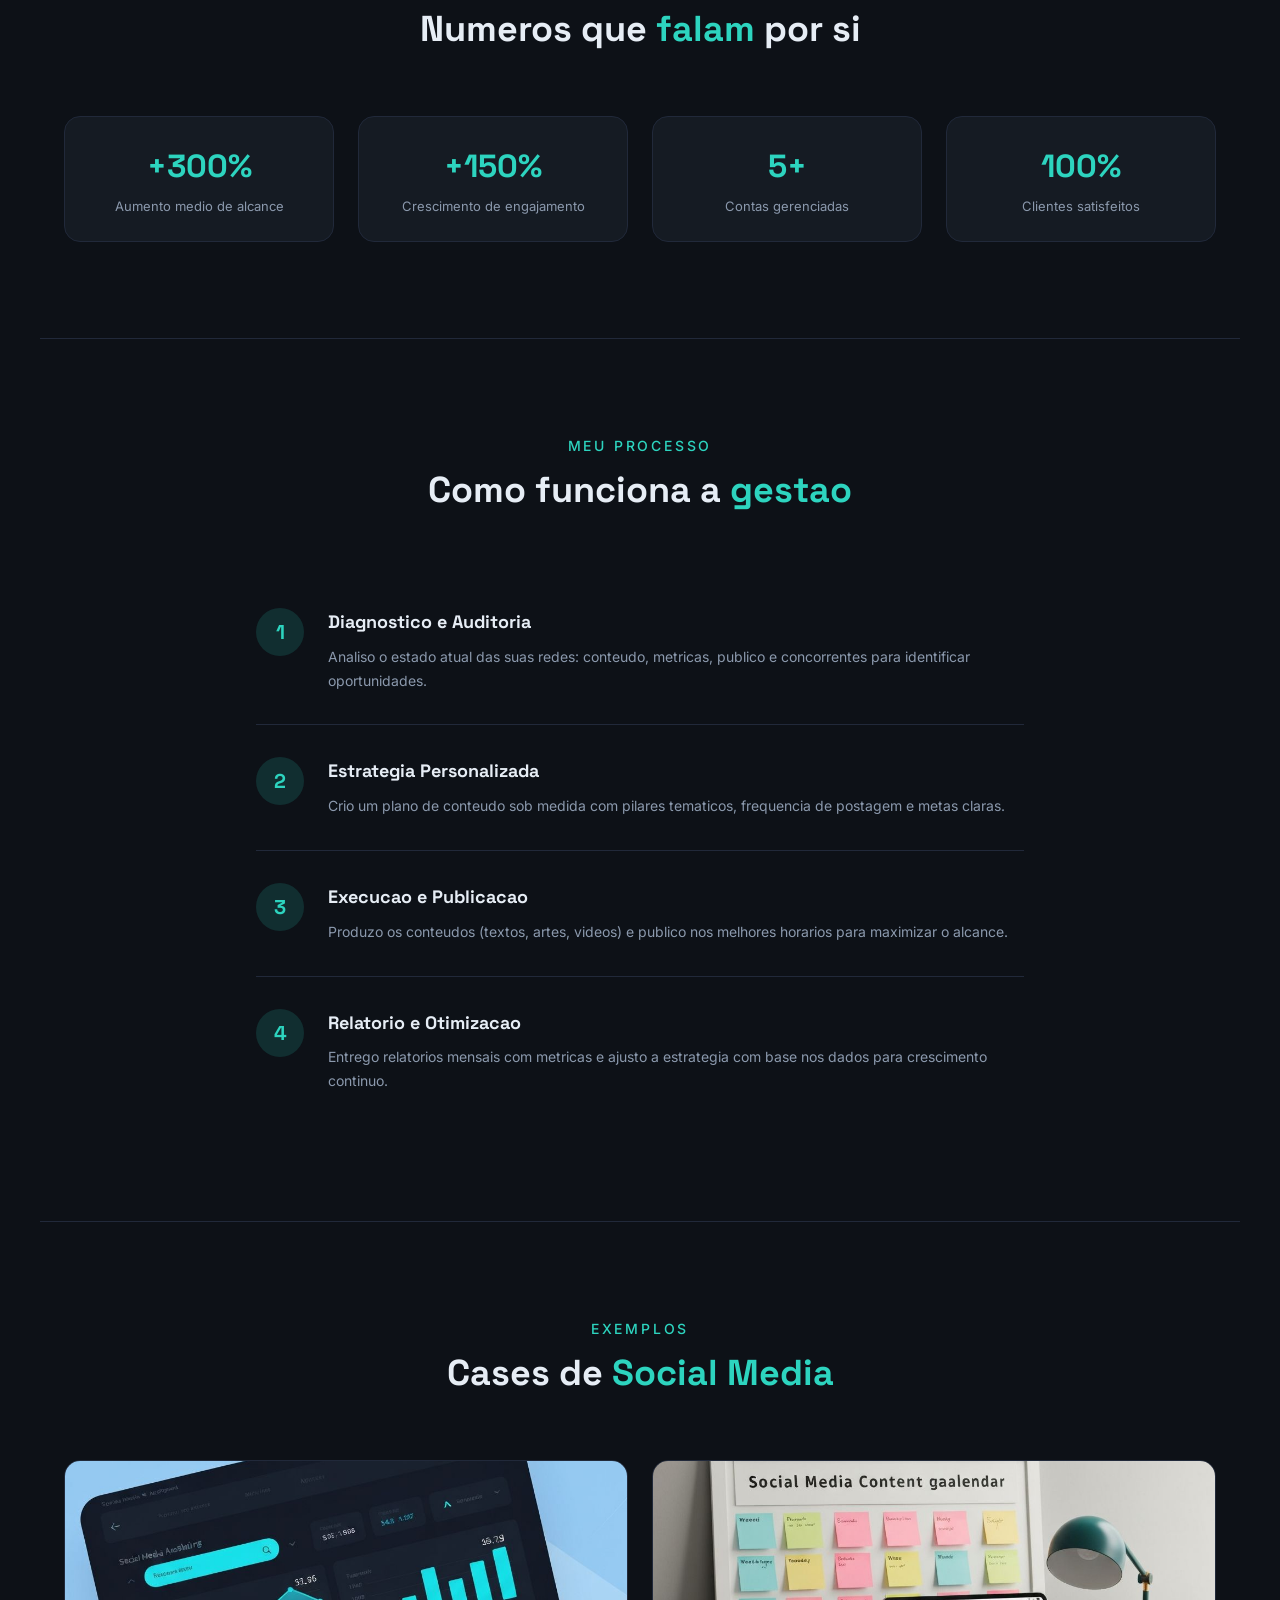
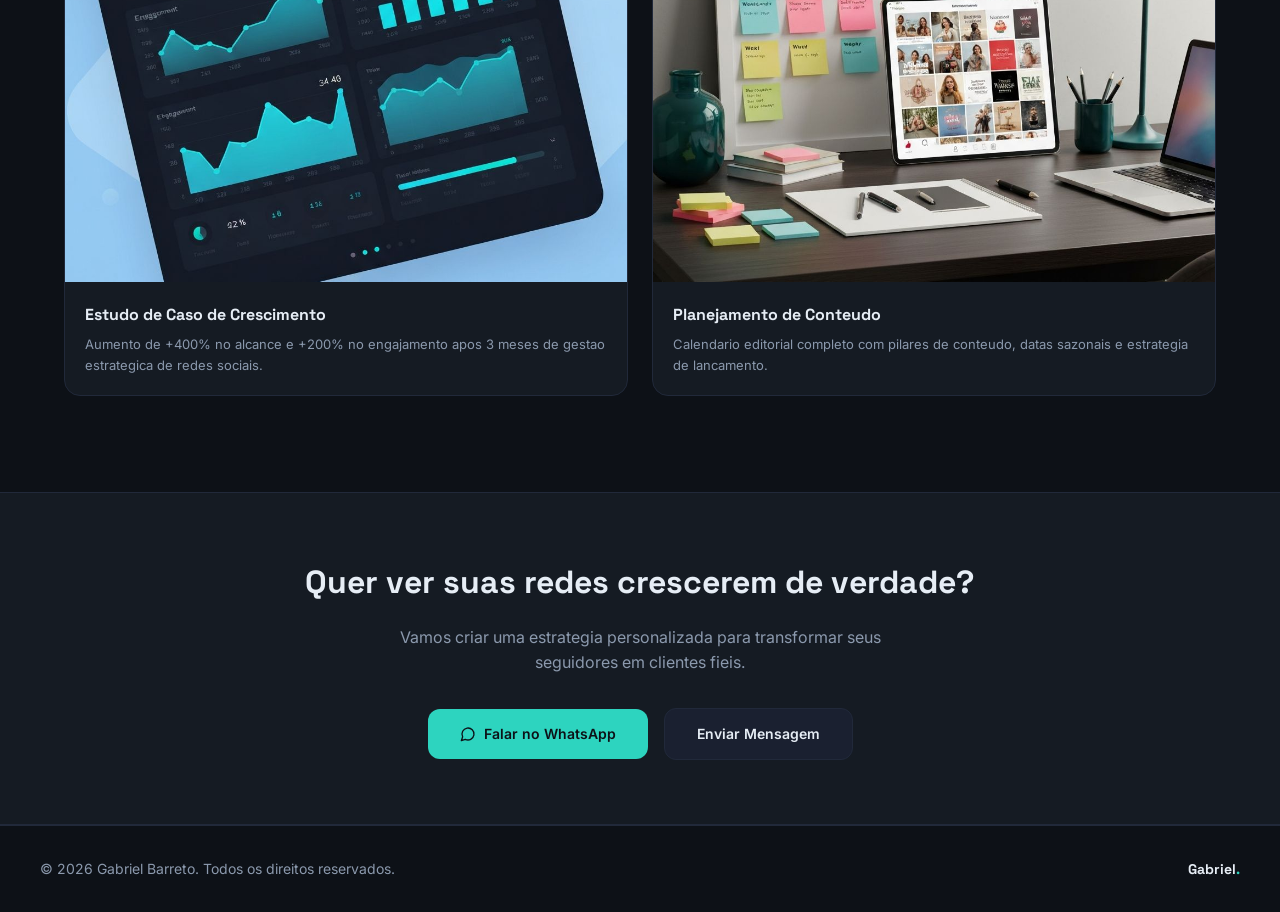
<file: public/social.html>
<!DOCTYPE html>
<html lang="pt-BR">
<head>
  <meta charset="UTF-8">
  <meta name="viewport" content="width=device-width, initial-scale=1.0">
  <meta name="theme-color" content="#0d1117">
  <title>Gestão de Redes Sociais | Gabriel Barreto</title>
  <link rel="shortcut icon" href="images/loguinho.ico" type="image/x-icon">
  <meta name="description" content="Estrategia completa de conteudo, cronograma de postagens e analise de metricas para crescimento consistente nas redes sociais.">
  <link rel="preconnect" href="https://fonts.googleapis.com">
  <link rel="preconnect" href="https://fonts.gstatic.com" crossorigin>
  <link href="https://fonts.googleapis.com/css2?family=Inter:wght@400;500;600;700&family=Space+Grotesk:wght@500;600;700&display=swap" rel="stylesheet">
  <link rel="stylesheet" href="styles.css">
</head>
<body>

  <!-- NAVBAR -->
  <header class="navbar" id="navbar">
    <nav class="navbar-inner">
      <a href="site.html" class="navbar-logo">Gabriel<span>.</span></a>
      <ul class="navbar-links">
        <li><a href="site.html#sobre">Sobre</a></li>
        <li><a href="site.html#ferramentas">Ferramentas</a></li>
        <li><a href="site.html#portfolio">Portfolio</a></li>
        <li><a href="site.html#servicos">Serviços</a></li>
        <li><a href="site.html#contato">Contato</a></li>
      </ul>
      <button class="navbar-toggle" id="menuToggle" aria-label="Abrir menu">
        <svg id="menuIcon" xmlns="http://www.w3.org/2000/svg" width="24" height="24" viewBox="0 0 24 24" fill="none" stroke="currentColor" stroke-width="2" stroke-linecap="round" stroke-linejoin="round"><line x1="4" x2="20" y1="12" y2="12"/><line x1="4" x2="20" y1="6" y2="6"/><line x1="4" x2="20" y1="18" y2="18"/></svg>
        <svg id="closeIcon" xmlns="http://www.w3.org/2000/svg" width="24" height="24" viewBox="0 0 24 24" fill="none" stroke="currentColor" stroke-width="2" stroke-linecap="round" stroke-linejoin="round" style="display:none;"><path d="M18 6 6 18"/><path d="m6 6 12 12"/></svg>
      </button>
    </nav>
    <div class="mobile-menu" id="mobileMenu">
      <ul>
        <li><a href="site.html#sobre" class="mobile-link">Sobre</a></li>
        <li><a href="site.html#ferramentas" class="mobile-link">Ferramentas</a></li>
        <li><a href="site.html#portfolio" class="mobile-link">Portfolio</a></li>
        <li><a href="site.html#servicos" class="mobile-link">Servicos</a></li>
        <li><a href="site.html#contato" class="mobile-link">Contato</a></li>
      </ul>
    </div>
  </header>

  <main>

    <!-- HERO -->
    <section class="page-hero">
      <div class="page-hero-bg">
        <img src="images/social-hero.jpg" alt="Workspace de gestao de redes sociais">
      </div>
      <div class="page-hero-overlay"></div>
      <div class="page-hero-content">
        <a href="site.html" class="btn-back fade-target">
          <svg xmlns="http://www.w3.org/2000/svg" width="16" height="16" viewBox="0 0 24 24" fill="none" stroke="currentColor" stroke-width="2" stroke-linecap="round" stroke-linejoin="round"><path d="m12 19-7-7 7-7"/><path d="M19 12H5"/></svg>
          Voltar ao Inicio
        </a>
        <h1 class="page-hero-title fade-target delay-200">
          Gestao de <span class="highlight">Redes Sociais</span>
        </h1>
        <p class="page-hero-desc fade-target delay-400">
          Estrategia completa para transformar suas redes sociais em maquinas de crescimento. Do planejamento de conteudo a analise de metricas, cuido de tudo para voce focar no que faz de melhor.
        </p>
      </div>
    </section>

    <hr class="divider">

    <!-- O QUE INCLUI -->
    <section class="section">
      <div class="container">
        <div class="section-header">
          <p class="section-label fade-target">O que esta incluso</p>
          <h2 class="section-title fade-target delay-200">Gestao completa para <span class="highlight">resultados reais</span></h2>
        </div>

        <div class="features-list">
          <div class="feature-card fade-target">
            <div class="feature-icon">
              <svg xmlns="http://www.w3.org/2000/svg" width="24" height="24" viewBox="0 0 24 24" fill="none" stroke="currentColor" stroke-width="2" stroke-linecap="round" stroke-linejoin="round"><path d="M8 2v4"/><path d="M16 2v4"/><rect width="18" height="18" x="3" y="4" rx="2"/><path d="M3 10h18"/></svg>
            </div>
            <h3>Calendario de Conteudo</h3>
            <p>Planejamento estrategico semanal e mensal de postagens com temas, datas e horarios otimizados para o seu publico.</p>
          </div>
          <div class="feature-card fade-target delay-200">
            <div class="feature-icon">
              <svg xmlns="http://www.w3.org/2000/svg" width="24" height="24" viewBox="0 0 24 24" fill="none" stroke="currentColor" stroke-width="2" stroke-linecap="round" stroke-linejoin="round"><path d="M3 3v18h18"/><path d="m19 9-5 5-4-4-3 3"/></svg>
            </div>
            <h3>Analise de Metricas</h3>
            <p>Relatorios detalhados de desempenho com insights acionaveis sobre alcance, engajamento e crescimento.</p>
          </div>
          <div class="feature-card fade-target delay-400">
            <div class="feature-icon">
              <svg xmlns="http://www.w3.org/2000/svg" width="24" height="24" viewBox="0 0 24 24" fill="none" stroke="currentColor" stroke-width="2" stroke-linecap="round" stroke-linejoin="round"><circle cx="12" cy="12" r="10"/><path d="M9.09 9a3 3 0 0 1 5.83 1c0 2-3 3-3 3"/><path d="M12 17h.01"/></svg>
            </div>
            <h3>Estrategia de Hashtags</h3>
            <p>Pesquisa e selecao estrategica de hashtags para maximizar o alcance organico e atrair o publico certo.</p>
          </div>
          <div class="feature-card fade-target">
            <div class="feature-icon">
              <svg xmlns="http://www.w3.org/2000/svg" width="24" height="24" viewBox="0 0 24 24" fill="none" stroke="currentColor" stroke-width="2" stroke-linecap="round" stroke-linejoin="round"><path d="M16 21v-2a4 4 0 0 0-4-4H6a4 4 0 0 0-4 4v2"/><circle cx="9" cy="7" r="4"/><path d="M22 21v-2a4 4 0 0 0-3-3.87"/><path d="M16 3.13a4 4 0 0 1 0 7.75"/></svg>
            </div>
            <h3>Engajamento com Comunidade</h3>
            <p>Gestao ativa de comentarios, DMs e interacoes para construir uma comunidade fiel e engajada.</p>
          </div>
          <div class="feature-card fade-target delay-200">
            <div class="feature-icon">
              <svg xmlns="http://www.w3.org/2000/svg" width="24" height="24" viewBox="0 0 24 24" fill="none" stroke="currentColor" stroke-width="2" stroke-linecap="round" stroke-linejoin="round"><path d="m12 3-1.912 5.813a2 2 0 0 1-1.275 1.275L3 12l5.813 1.912a2 2 0 0 1 1.275 1.275L12 21l1.912-5.813a2 2 0 0 1 1.275-1.275L21 12l-5.813-1.912a2 2 0 0 1-1.275-1.275L12 3Z"/></svg>
            </div>
            <h3>Criacao de Conteudo</h3>
            <p>Producao de textos (copys) persuasivos, legendas otimizadas e ideias de conteudo alinhadas com tendencias.</p>
          </div>
          <div class="feature-card fade-target delay-400">
            <div class="feature-icon">
              <svg xmlns="http://www.w3.org/2000/svg" width="24" height="24" viewBox="0 0 24 24" fill="none" stroke="currentColor" stroke-width="2" stroke-linecap="round" stroke-linejoin="round"><path d="M6 8a6 6 0 0 1 12 0c0 7 3 9 3 9H3s3-2 3-9"/><path d="M10.3 21a1.94 1.94 0 0 0 3.4 0"/></svg>
            </div>
            <h3>Monitoramento de Tendencias</h3>
            <p>Acompanhamento constante de trends, audios virais e formatos em alta para manter o conteudo sempre relevante.</p>
          </div>
        </div>
      </div>
    </section>

    <hr class="divider">

    <!-- RESULTADOS -->
    <section class="section">
      <div class="container">
        <div class="section-header">
          <p class="section-label fade-target">Resultados</p>
          <h2 class="section-title fade-target delay-200">Numeros que <span class="highlight">falam</span> por si</h2>
        </div>

        <div class="stats-row">
          <div class="stat-card fade-target">
            <div class="stat-number">+300%</div>
            <div class="stat-label">Aumento medio de alcance</div>
          </div>
          <div class="stat-card fade-target delay-200">
            <div class="stat-number">+150%</div>
            <div class="stat-label">Crescimento de engajamento</div>
          </div>
          <div class="stat-card fade-target delay-400">
            <div class="stat-number">5+</div>
            <div class="stat-label">Contas gerenciadas</div>
          </div>
          <div class="stat-card fade-target delay-600">
            <div class="stat-number">100%</div>
            <div class="stat-label">Clientes satisfeitos</div>
          </div>
        </div>
      </div>
    </section>

    <hr class="divider">

    <!-- PROCESSO -->
    <section class="section">
      <div class="container">
        <div class="section-header">
          <p class="section-label fade-target">Meu Processo</p>
          <h2 class="section-title fade-target delay-200">Como funciona a <span class="highlight">gestao</span></h2>
        </div>

        <div class="container-sm" style="padding: 0;">
          <div class="process-steps">
            <div class="process-step fade-target">
              <div class="step-number">1</div>
              <div class="step-content">
                <h3>Diagnostico e Auditoria</h3>
                <p>Analiso o estado atual das suas redes: conteudo, metricas, publico e concorrentes para identificar oportunidades.</p>
              </div>
            </div>
            <div class="process-step fade-target delay-200">
              <div class="step-number">2</div>
              <div class="step-content">
                <h3>Estrategia Personalizada</h3>
                <p>Crio um plano de conteudo sob medida com pilares tematicos, frequencia de postagem e metas claras.</p>
              </div>
            </div>
            <div class="process-step fade-target delay-400">
              <div class="step-number">3</div>
              <div class="step-content">
                <h3>Execucao e Publicacao</h3>
                <p>Produzo os conteudos (textos, artes, videos) e publico nos melhores horarios para maximizar o alcance.</p>
              </div>
            </div>
            <div class="process-step fade-target delay-600">
              <div class="step-number">4</div>
              <div class="step-content">
                <h3>Relatorio e Otimizacao</h3>
                <p>Entrego relatorios mensais com metricas e ajusto a estrategia com base nos dados para crescimento continuo.</p>
              </div>
            </div>
          </div>
        </div>
      </div>
    </section>

    <hr class="divider">

    <!-- EXEMPLOS -->
    <section class="section">
      <div class="container">
        <div class="section-header">
          <p class="section-label fade-target">Exemplos</p>
          <h2 class="section-title fade-target delay-200">Cases de <span class="highlight">Social Media</span></h2>
        </div>

        <div class="gallery-grid">
          <div class="gallery-item fade-target">
            <img src="images/portfolio-5.jpg" alt="Estudo de Caso de Crescimento" loading="lazy">
            <div class="gallery-item-info">
              <h3>Estudo de Caso de Crescimento</h3>
              <p>Aumento de +400% no alcance e +200% no engajamento apos 3 meses de gestao estrategica de redes sociais.</p>
            </div>
          </div>
          <div class="gallery-item fade-target delay-200">
            <img src="images/portfolio-social-2.jpg" alt="Planejamento de Conteudo" loading="lazy">
            <div class="gallery-item-info">
              <h3>Planejamento de Conteudo</h3>
              <p>Calendario editorial completo com pilares de conteudo, datas sazonais e estrategia de lancamento.</p>
            </div>
          </div>
        </div>
      </div>
    </section>

    <!-- CTA -->
    <section class="cta-banner">
      <h2>Quer ver suas redes <span class="highlight">crescerem</span> de verdade?</h2>
      <p>Vamos criar uma estrategia personalizada para transformar seus seguidores em clientes fieis.</p>
      <div class="cta-buttons">
        <a href="https://wa.me/5553984459739" target="_blank" rel="noopener noreferrer" class="btn-primary">
          <svg xmlns="http://www.w3.org/2000/svg" width="16" height="16" viewBox="0 0 24 24" fill="none" stroke="currentColor" stroke-width="2" stroke-linecap="round" stroke-linejoin="round"><path d="M7.9 20A9 9 0 1 0 4 16.1L2 22Z"/></svg>
          Falar no WhatsApp
        </a>
        <a href="site.html#contato" class="btn-secondary">
          Enviar Mensagem
        </a>
      </div>
    </section>

  </main>

  <!-- FOOTER -->
  <footer class="footer">
    <div class="footer-inner">
      <p class="footer-text">&copy; 2026 Gabriel Barreto. Todos os direitos reservados.</p>
      <a href="site.html" class="footer-logo">Gabriel<span>.</span></a>
    </div>
  </footer>

  <script>
    var navbar = document.getElementById('navbar');
    window.addEventListener('scroll', function() {
      navbar.classList.toggle('scrolled', window.scrollY > 50);
    });
    if (window.scrollY > 50) navbar.classList.add('scrolled');

    var menuToggle = document.getElementById('menuToggle');
    var mobileMenu = document.getElementById('mobileMenu');
    var menuIcon = document.getElementById('menuIcon');
    var closeIcon = document.getElementById('closeIcon');
    var menuOpen = false;

    menuToggle.addEventListener('click', function() {
      menuOpen = !menuOpen;
      mobileMenu.classList.toggle('open', menuOpen);
      menuIcon.style.display = menuOpen ? 'none' : 'block';
      closeIcon.style.display = menuOpen ? 'block' : 'none';
    });

    document.querySelectorAll('.mobile-link').forEach(function(link) {
      link.addEventListener('click', function() {
        menuOpen = false;
        mobileMenu.classList.remove('open');
        menuIcon.style.display = 'block';
        closeIcon.style.display = 'none';
      });
    });

    var fadeObserver = new IntersectionObserver(function(entries) {
      entries.forEach(function(entry) {
        if (entry.isIntersecting) entry.target.classList.add('visible');
      });
    }, { threshold: 0.1 });

    document.querySelectorAll('.fade-target').forEach(function(el) {
      fadeObserver.observe(el);
    });
  </script>

</body>
</html>
</file>
<file: public/styles.css>
/* ===== RESET & BASE ===== */
*, *::before, *::after {
  margin: 0;
  padding: 0;
  box-sizing: border-box;
}

:root {
  --bg: #0d1117;
  --bg-card: #151b23;
  --bg-secondary: #1a2030;
  --fg: #e6edf5;
  --fg-muted: #8b99ad;
  --primary: #2dd4bf;
  --primary-fg: #0d1117;
  --border: #21293a;
  --font-sans: 'Inter', system-ui, -apple-system, sans-serif;
  --font-mono: 'Space Grotesk', monospace;
  --radius: 0.75rem;
}

html {
  scroll-behavior: smooth;
}

body {
  font-family: var(--font-sans);
  background-color: var(--bg);
  color: var(--fg);
  line-height: 1.6;
  -webkit-font-smoothing: antialiased;
  -moz-osx-font-smoothing: grayscale;
}

a {
  color: inherit;
  text-decoration: none;
}

img {
  display: block;
  max-width: 100%;
}

button {
  font-family: inherit;
  cursor: pointer;
  border: none;
  background: none;
}

input, textarea {
  font-family: inherit;
}

/* ===== ANIMATIONS ===== */
@keyframes fadeUp {
  from { opacity: 0; transform: translateY(30px); }
  to { opacity: 1; transform: translateY(0); }
}

@keyframes bounce {
  0%, 100% { transform: translateY(0); }
  50% { transform: translateY(4px); }
}

@keyframes fillBar {
  from { width: 0%; }
}

.fade-target { opacity: 0; }
.fade-target.visible { animation: fadeUp 0.6s ease-out forwards; }
.delay-200 { animation-delay: 200ms; }
.delay-400 { animation-delay: 400ms; }
.delay-600 { animation-delay: 600ms; }

/* ===== UTILITIES ===== */
.container {
  max-width: 1200px;
  margin: 0 auto;
  padding: 0 24px;
}

.container-sm {
  max-width: 768px;
  margin: 0 auto;
  padding: 0 24px;
}

.section {
  padding: 96px 24px;
}

.divider {
  max-width: 1200px;
  margin: 0 auto;
  border: none;
  border-top: 1px solid var(--border);
}

.text-primary { color: var(--primary); }
.text-muted { color: var(--fg-muted); }
.text-center { text-align: center; }

.sr-only {
  position: absolute;
  width: 1px;
  height: 1px;
  padding: 0;
  margin: -1px;
  overflow: hidden;
  clip: rect(0,0,0,0);
  white-space: nowrap;
  border: 0;
}

/* ===== NAVBAR ===== */
.navbar {
  position: fixed;
  top: 0;
  left: 0;
  right: 0;
  z-index: 50;
  transition: background-color 0.3s, border-color 0.3s, backdrop-filter 0.3s;
  background-color: transparent;
  border-bottom: 1px solid transparent;
}

.navbar.scrolled {
  background-color: rgba(13, 17, 23, 0.8);
  backdrop-filter: blur(20px);
  -webkit-backdrop-filter: blur(20px);
  border-bottom-color: var(--border);
}

.navbar-inner {
  max-width: 1200px;
  margin: 0 auto;
  display: flex;
  align-items: center;
  justify-content: space-between;
  padding: 16px 24px;
}

.navbar-logo {
  font-family: var(--font-mono);
  font-size: 1.25rem;
  font-weight: 700;
  letter-spacing: -0.02em;
  color: var(--fg);
}

.navbar-logo span { color: var(--primary); }

.navbar-links {
  display: flex;
  align-items: center;
  gap: 32px;
  list-style: none;
}

.navbar-links a {
  font-size: 0.875rem;
  color: var(--fg-muted);
  transition: color 0.2s;
}

.navbar-links a:hover { color: var(--primary); }

.navbar-toggle {
  display: none;
  color: var(--fg);
  padding: 4px;
}

.navbar-toggle svg { width: 24px; height: 24px; }

.mobile-menu {
  display: none;
  background-color: rgba(13, 17, 23, 0.95);
  backdrop-filter: blur(20px);
  border-bottom: 1px solid var(--border);
  padding: 24px;
}

.mobile-menu.open { display: block; }

.mobile-menu ul {
  list-style: none;
  display: flex;
  flex-direction: column;
  gap: 16px;
}

.mobile-menu a {
  font-size: 1rem;
  color: var(--fg-muted);
  transition: color 0.2s;
}

.mobile-menu a:hover { color: var(--primary); }

@media (max-width: 768px) {
  .navbar-links { display: none; }
  .navbar-toggle { display: block; }
}

/* ===== BUTTONS ===== */
.btn-primary {
  display: inline-flex;
  align-items: center;
  gap: 8px;
  padding: 14px 32px;
  background-color: var(--primary);
  color: var(--primary-fg);
  font-size: 0.875rem;
  font-weight: 600;
  border-radius: var(--radius);
  transition: filter 0.2s;
}

.btn-primary:hover { filter: brightness(1.1); }

.btn-secondary {
  display: inline-flex;
  align-items: center;
  gap: 8px;
  padding: 14px 32px;
  background-color: var(--bg-secondary);
  color: var(--fg);
  font-size: 0.875rem;
  font-weight: 600;
  border-radius: var(--radius);
  border: 1px solid var(--border);
  transition: border-color 0.2s, color 0.2s;
}

.btn-secondary:hover {
  border-color: var(--primary);
  color: var(--primary);
}

.btn-back {
  display: inline-flex;
  align-items: center;
  gap: 8px;
  padding: 10px 20px;
  background-color: var(--bg-secondary);
  color: var(--fg-muted);
  font-size: 0.875rem;
  font-weight: 500;
  border-radius: var(--radius);
  border: 1px solid var(--border);
  transition: border-color 0.2s, color 0.2s;
}

.btn-back:hover {
  border-color: var(--primary);
  color: var(--primary);
}

/* ===== SECTION TITLES ===== */
.section-label {
  margin-bottom: 12px;
  font-size: 0.875rem;
  font-weight: 500;
  text-transform: uppercase;
  letter-spacing: 0.2em;
  color: var(--primary);
}

.section-title {
  font-family: var(--font-mono);
  font-size: clamp(1.875rem, 3vw, 2.25rem);
  font-weight: 700;
  line-height: 1.2;
  color: var(--fg);
  margin-bottom: 24px;
}

.section-title .highlight { color: var(--primary); }

.section-header {
  text-align: center;
  margin-bottom: 64px;
}

.section-header .section-title {
  margin-bottom: 0;
}

/* ===== HERO (main page) ===== */
.hero {
  position: relative;
  min-height: 100vh;
  display: flex;
  flex-direction: column;
  align-items: center;
  justify-content: center;
  padding: 0 24px;
  overflow: hidden;
}

.hero-glow {
  position: absolute;
  left: 50%;
  top: 33%;
  transform: translate(-50%, -50%);
  width: 384px;
  height: 384px;
  border-radius: 50%;
  background: rgba(45, 212, 191, 0.1);
  filter: blur(120px);
  pointer-events: none;
}

.hero-content {
  position: relative;
  z-index: 10;
  max-width: 900px;
  text-align: center;
}

.hero-subtitle {
  margin-bottom: 24px;
  font-size: 0.875rem;
  font-weight: 500;
  text-transform: uppercase;
  letter-spacing: 0.3em;
  color: var(--primary);
}

.hero-title {
  font-family: var(--font-mono);
  font-size: clamp(2.25rem, 6vw, 4.5rem);
  font-weight: 700;
  line-height: 1.1;
  letter-spacing: -0.02em;
  color: var(--fg);
  text-wrap: balance;
}

.hero-title .highlight { color: var(--primary); }

.hero-desc {
  margin-top: 24px;
  max-width: 640px;
  margin-left: auto;
  margin-right: auto;
  font-size: 1.125rem;
  line-height: 1.6;
  color: var(--fg-muted);
  text-wrap: pretty;
}

.hero-buttons {
  margin-top: 40px;
  display: flex;
  flex-wrap: wrap;
  align-items: center;
  justify-content: center;
  gap: 16px;
}

.btn-primary svg { transition: transform 0.2s; }
.btn-primary:hover svg { transform: translateY(2px); }

.scroll-indicator {
  position: absolute;
  bottom: 32px;
  left: 50%;
  transform: translateX(-50%);
}

.scroll-indicator-dot {
  width: 20px;
  height: 32px;
  border-radius: 9999px;
  border: 2px solid rgba(139, 153, 173, 0.3);
  display: flex;
  align-items: flex-start;
  justify-content: center;
  padding-top: 6px;
}

.scroll-indicator-dot span {
  width: 4px;
  height: 6px;
  border-radius: 9999px;
  background-color: var(--primary);
  animation: bounce 1.5s infinite;
}

/* ===== ABOUT ===== */
.about-grid {
  display: flex;
  flex-direction: column;
  align-items: center;
  gap: 48px;
}

@media (min-width: 1024px) {
  .about-grid {
    flex-direction: row;
    gap: 80px;
  }
}

.about-image-wrapper { position: relative; }

.about-image {
  position: relative;
  width: 288px;
  height: 320px;
  border-radius: 1rem;
  overflow: hidden;
  border: 1px solid var(--border);
}

@media (min-width: 640px) {
  .about-image { width: 320px; height: 384px; }
}

.about-image img {
  width: 100%;
  height: 100%;
  object-fit: cover;
}

.about-image-accent {
  position: absolute;
  bottom: -12px;
  right: -12px;
  width: 100%;
  height: 100%;
  border-radius: 1rem;
  border: 2px solid rgba(45, 212, 191, 0.3);
  pointer-events: none;
}

.about-text { flex: 1; }

.about-paragraph {
  font-size: 1rem;
  line-height: 1.7;
  color: var(--fg-muted);
  text-wrap: pretty;
}

.about-paragraph + .about-paragraph { margin-top: 16px; }

/* ===== TOOLS ===== */
.tools-grid {
  display: grid;
  grid-template-columns: 1fr;
  gap: 24px;
}

@media (min-width: 768px) {
  .tools-grid { grid-template-columns: repeat(3, 1fr); }
}

.tool-card {
  padding: 32px;
  border-radius: 1rem;
  border: 1px solid var(--border);
  background-color: var(--bg-card);
  transition: border-color 0.3s, background-color 0.3s;
}

.tool-card:hover {
  border-color: rgba(45, 212, 191, 0.5);
  background-color: var(--bg-secondary);
}

.tool-card h3 {
  font-family: var(--font-mono);
  font-size: 1.25rem;
  font-weight: 700;
  color: var(--fg);
  margin-bottom: 12px;
}

.tool-card p {
  font-size: 0.875rem;
  line-height: 1.7;
  color: var(--fg-muted);
  margin-bottom: 24px;
}

.skill-bar {
  height: 6px;
  width: 100%;
  border-radius: 9999px;
  background-color: var(--bg-secondary);
  overflow: hidden;
}

.skill-bar-fill {
  height: 100%;
  border-radius: 9999px;
  background-color: var(--primary);
  width: 0%;
  transition: width 1s ease-out;
}

.skill-percent {
  text-align: right;
  font-size: 0.75rem;
  color: var(--fg-muted);
  margin-top: 8px;
}

/* ===== PORTFOLIO ===== */
.filters {
  display: flex;
  flex-wrap: wrap;
  align-items: center;
  justify-content: center;
  gap: 12px;
  margin-bottom: 48px;
}

.filter-btn {
  padding: 8px 20px;
  font-size: 0.875rem;
  font-weight: 500;
  border-radius: var(--radius);
  border: 1px solid var(--border);
  background-color: var(--bg-secondary);
  color: var(--fg);
  transition: all 0.2s;
}

.filter-btn:hover { border-color: rgba(45, 212, 191, 0.5); }

.filter-btn.active {
  background-color: var(--primary);
  color: var(--primary-fg);
  border-color: var(--primary);
}

.portfolio-grid {
  display: grid;
  grid-template-columns: 1fr;
  gap: 24px;
}

@media (min-width: 640px) {
  .portfolio-grid { grid-template-columns: repeat(2, 1fr); }
}

@media (min-width: 1024px) {
  .portfolio-grid { grid-template-columns: repeat(3, 1fr); }
}

.portfolio-item {
  position: relative;
  border-radius: 1rem;
  border: 1px solid var(--border);
  background-color: var(--bg-card);
  overflow: hidden;
  transition: border-color 0.3s;
  cursor: pointer;
}

.portfolio-item:hover { border-color: rgba(45, 212, 191, 0.5); }

.portfolio-image {
  position: relative;
  aspect-ratio: 4 / 3;
  overflow: hidden;
}

.portfolio-image img {
  width: 100%;
  height: 100%;
  object-fit: cover;
  transition: transform 0.5s;
}

.portfolio-item:hover .portfolio-image img { transform: scale(1.1); }

.portfolio-overlay {
  position: absolute;
  inset: 0;
  display: flex;
  flex-direction: column;
  justify-content: flex-end;
  padding: 24px;
  background: transparent;
  transition: background 0.3s;
}

.portfolio-item:hover .portfolio-overlay { background: rgba(13, 17, 23, 0.85); }

.portfolio-overlay-content {
  transform: translateY(16px);
  opacity: 0;
  transition: all 0.3s;
}

.portfolio-item:hover .portfolio-overlay-content {
  transform: translateY(0);
  opacity: 1;
}

.portfolio-tag {
  display: inline-block;
  margin-bottom: 8px;
  padding: 4px 12px;
  border-radius: 6px;
  background-color: rgba(45, 212, 191, 0.2);
  font-size: 0.75rem;
  font-weight: 500;
  color: var(--primary);
}

.portfolio-overlay h3 {
  font-family: var(--font-mono);
  font-size: 1.125rem;
  font-weight: 700;
  color: var(--fg);
  margin-bottom: 4px;
}

.portfolio-overlay p {
  font-size: 0.875rem;
  line-height: 1.6;
  color: var(--fg-muted);
}

.portfolio-item.hidden-item { display: none; }

/* ===== SERVICES ===== */
.services-grid {
  display: grid;
  grid-template-columns: 1fr;
  gap: 32px;
}

@media (min-width: 768px) {
  .services-grid { grid-template-columns: repeat(3, 1fr); }
}

.service-card {
  display: block;
  padding: 32px;
  border-radius: 1rem;
  border: 1px solid var(--border);
  background-color: var(--bg-card);
  transition: border-color 0.3s, background-color 0.3s, transform 0.3s;
  cursor: pointer;
}

.service-card:hover {
  border-color: rgba(45, 212, 191, 0.5);
  background-color: var(--bg-secondary);
  transform: translateY(-4px);
}

.service-icon {
  width: 56px;
  height: 56px;
  border-radius: 12px;
  background-color: rgba(45, 212, 191, 0.1);
  color: var(--primary);
  display: flex;
  align-items: center;
  justify-content: center;
  margin-bottom: 24px;
  transition: background-color 0.3s, color 0.3s;
}

.service-card:hover .service-icon {
  background-color: var(--primary);
  color: var(--primary-fg);
}

.service-card h3 {
  font-family: var(--font-mono);
  font-size: 1.25rem;
  font-weight: 700;
  color: var(--fg);
  margin-bottom: 12px;
}

.service-card p {
  font-size: 0.875rem;
  line-height: 1.7;
  color: var(--fg-muted);
}

.service-card .link-hint {
  display: inline-flex;
  align-items: center;
  gap: 6px;
  margin-top: 20px;
  font-size: 0.8rem;
  font-weight: 600;
  color: var(--primary);
  transition: gap 0.2s;
}

.service-card:hover .link-hint { gap: 10px; }

/* ===== CONTACT ===== */
.contact-form {
  padding: 32px;
  border-radius: 1rem;
  border: 1px solid var(--border);
  background-color: var(--bg-card);
}

.form-group { margin-bottom: 20px; }

.form-group label {
  display: block;
  margin-bottom: 8px;
  font-size: 0.875rem;
  font-weight: 500;
  color: var(--fg);
}

.form-group input,
.form-group textarea {
  width: 100%;
  padding: 12px 16px;
  font-size: 0.875rem;
  border-radius: var(--radius);
  border: 1px solid var(--border);
  background-color: var(--bg-secondary);
  color: var(--fg);
  outline: none;
  transition: border-color 0.2s, box-shadow 0.2s;
}

.form-group input::placeholder,
.form-group textarea::placeholder { color: var(--fg-muted); }

.form-group input:focus,
.form-group textarea:focus {
  border-color: var(--primary);
  box-shadow: 0 0 0 1px var(--primary);
}

.form-group textarea { resize: none; min-height: 120px; }

.btn-submit {
  width: 100%;
  display: flex;
  align-items: center;
  justify-content: center;
  gap: 8px;
  padding: 14px 24px;
  background-color: var(--primary);
  color: var(--primary-fg);
  font-size: 0.875rem;
  font-weight: 600;
  border-radius: var(--radius);
  border: none;
  cursor: pointer;
  transition: filter 0.2s;
}

.btn-submit:hover { filter: brightness(1.1); }

.social-links {
  display: flex;
  align-items: center;
  justify-content: center;
  gap: 24px;
  margin-top: 40px;
}

.social-link {
  width: 56px;
  height: 56px;
  border-radius: 12px;
  border: 1px solid var(--border);
  background-color: var(--bg-card);
  color: var(--fg-muted);
  display: flex;
  align-items: center;
  justify-content: center;
  transition: border-color 0.2s, color 0.2s;
}

.social-link:hover {
  border-color: var(--primary);
  color: var(--primary);
}

/* ===== FOOTER ===== */
.footer {
  border-top: 1px solid var(--border);
  padding: 32px 24px;
}

.footer-inner {
  max-width: 1200px;
  margin: 0 auto;
  display: flex;
  flex-direction: column;
  align-items: center;
  justify-content: space-between;
  gap: 16px;
}

@media (min-width: 640px) {
  .footer-inner { flex-direction: row; }
}

.footer-text { font-size: 0.875rem; color: var(--fg-muted); }

.footer-logo {
  font-family: var(--font-mono);
  font-size: 0.875rem;
  font-weight: 700;
  color: var(--fg);
  transition: color 0.2s;
}

.footer-logo:hover { color: var(--primary); }
.footer-logo span { color: var(--primary); }

/* ===== DEDICATED PAGE HERO ===== */
.page-hero {
  position: relative;
  min-height: 70vh;
  display: flex;
  align-items: flex-end;
  overflow: hidden;
}

.page-hero-bg {
  position: absolute;
  inset: 0;
}

.page-hero-bg img {
  width: 100%;
  height: 100%;
  object-fit: cover;
}

.page-hero-overlay {
  position: absolute;
  inset: 0;
  background: linear-gradient(to top, var(--bg) 0%, rgba(13, 17, 23, 0.7) 50%, rgba(13, 17, 23, 0.4) 100%);
}

.page-hero-content {
  position: relative;
  z-index: 10;
  max-width: 1200px;
  margin: 0 auto;
  padding: 80px 24px 64px;
  width: 100%;
}

.page-hero-content .btn-back {
  margin-bottom: 32px;
}

.page-hero-title {
  font-family: var(--font-mono);
  font-size: clamp(2rem, 5vw, 3.5rem);
  font-weight: 700;
  line-height: 1.1;
  letter-spacing: -0.02em;
  color: var(--fg);
  margin-bottom: 16px;
  text-wrap: balance;
}

.page-hero-title .highlight { color: var(--primary); }

.page-hero-desc {
  max-width: 640px;
  font-size: 1.125rem;
  line-height: 1.7;
  color: var(--fg-muted);
  text-wrap: pretty;
}

/* ===== FEATURE LIST ===== */
.features-list {
  display: grid;
  grid-template-columns: 1fr;
  gap: 24px;
}

@media (min-width: 768px) {
  .features-list { grid-template-columns: repeat(2, 1fr); }
}

@media (min-width: 1024px) {
  .features-list { grid-template-columns: repeat(3, 1fr); }
}

.feature-card {
  padding: 32px;
  border-radius: 1rem;
  border: 1px solid var(--border);
  background-color: var(--bg-card);
  transition: border-color 0.3s, background-color 0.3s;
}

.feature-card:hover {
  border-color: rgba(45, 212, 191, 0.5);
  background-color: var(--bg-secondary);
}

.feature-icon {
  width: 48px;
  height: 48px;
  border-radius: 10px;
  background-color: rgba(45, 212, 191, 0.1);
  color: var(--primary);
  display: flex;
  align-items: center;
  justify-content: center;
  margin-bottom: 20px;
}

.feature-card h3 {
  font-family: var(--font-mono);
  font-size: 1.125rem;
  font-weight: 700;
  color: var(--fg);
  margin-bottom: 10px;
}

.feature-card p {
  font-size: 0.875rem;
  line-height: 1.7;
  color: var(--fg-muted);
}

/* ===== PROCESS SECTION ===== */
.process-steps {
  display: flex;
  flex-direction: column;
  gap: 0;
  position: relative;
}

.process-step {
  display: flex;
  gap: 24px;
  padding: 32px 0;
  position: relative;
}

.process-step + .process-step {
  border-top: 1px solid var(--border);
}

.step-number {
  flex-shrink: 0;
  width: 48px;
  height: 48px;
  border-radius: 50%;
  background-color: rgba(45, 212, 191, 0.15);
  color: var(--primary);
  font-family: var(--font-mono);
  font-size: 1.25rem;
  font-weight: 700;
  display: flex;
  align-items: center;
  justify-content: center;
}

.step-content h3 {
  font-family: var(--font-mono);
  font-size: 1.125rem;
  font-weight: 700;
  color: var(--fg);
  margin-bottom: 8px;
}

.step-content p {
  font-size: 0.875rem;
  line-height: 1.7;
  color: var(--fg-muted);
}

/* ===== GALLERY GRID ===== */
.gallery-grid {
  display: grid;
  grid-template-columns: 1fr;
  gap: 24px;
}

@media (min-width: 640px) {
  .gallery-grid { grid-template-columns: repeat(2, 1fr); }
}

.gallery-item {
  border-radius: 1rem;
  border: 1px solid var(--border);
  overflow: hidden;
  background-color: var(--bg-card);
}

.gallery-item img {
  width: 100%;
  aspect-ratio: 4 / 3;
  object-fit: cover;
  transition: transform 0.5s;
}

.gallery-item:hover img { transform: scale(1.05); }

.gallery-item-info {
  padding: 20px;
}

.gallery-item-info h3 {
  font-family: var(--font-mono);
  font-size: 1rem;
  font-weight: 700;
  color: var(--fg);
  margin-bottom: 6px;
}

.gallery-item-info p {
  font-size: 0.8125rem;
  line-height: 1.6;
  color: var(--fg-muted);
}

/* ===== CTA BANNER ===== */
.cta-banner {
  padding: 64px 24px;
  text-align: center;
  background-color: var(--bg-card);
  border-top: 1px solid var(--border);
  border-bottom: 1px solid var(--border);
}

.cta-banner h2 {
  font-family: var(--font-mono);
  font-size: clamp(1.5rem, 3vw, 2rem);
  font-weight: 700;
  color: var(--fg);
  margin-bottom: 16px;
}

.cta-banner p {
  font-size: 1rem;
  color: var(--fg-muted);
  margin-bottom: 32px;
  max-width: 500px;
  margin-left: auto;
  margin-right: auto;
}

.cta-buttons {
  display: flex;
  flex-wrap: wrap;
  align-items: center;
  justify-content: center;
  gap: 16px;
}

/* ===== STAT CARDS ===== */
.stats-row {
  display: grid;
  grid-template-columns: repeat(2, 1fr);
  gap: 24px;
}

@media (min-width: 768px) {
  .stats-row { grid-template-columns: repeat(4, 1fr); }
}

.stat-card {
  padding: 24px;
  border-radius: 1rem;
  border: 1px solid var(--border);
  background-color: var(--bg-card);
  text-align: center;
}

.stat-number {
  font-family: var(--font-mono);
  font-size: 2rem;
  font-weight: 700;
  color: var(--primary);
  margin-bottom: 4px;
}

.stat-label {
  font-size: 0.8125rem;
  color: var(--fg-muted);
}

@media (max-width: 640px) {
  .hero-desc { font-size: 1rem; }
}
 .gallery-item video{
  width: 60%;
  max-width: 320px;
  aspect-ratio: 9 / 16;
  object-fit: cover;
  display: block;
  margin: auto;
}
</file>
